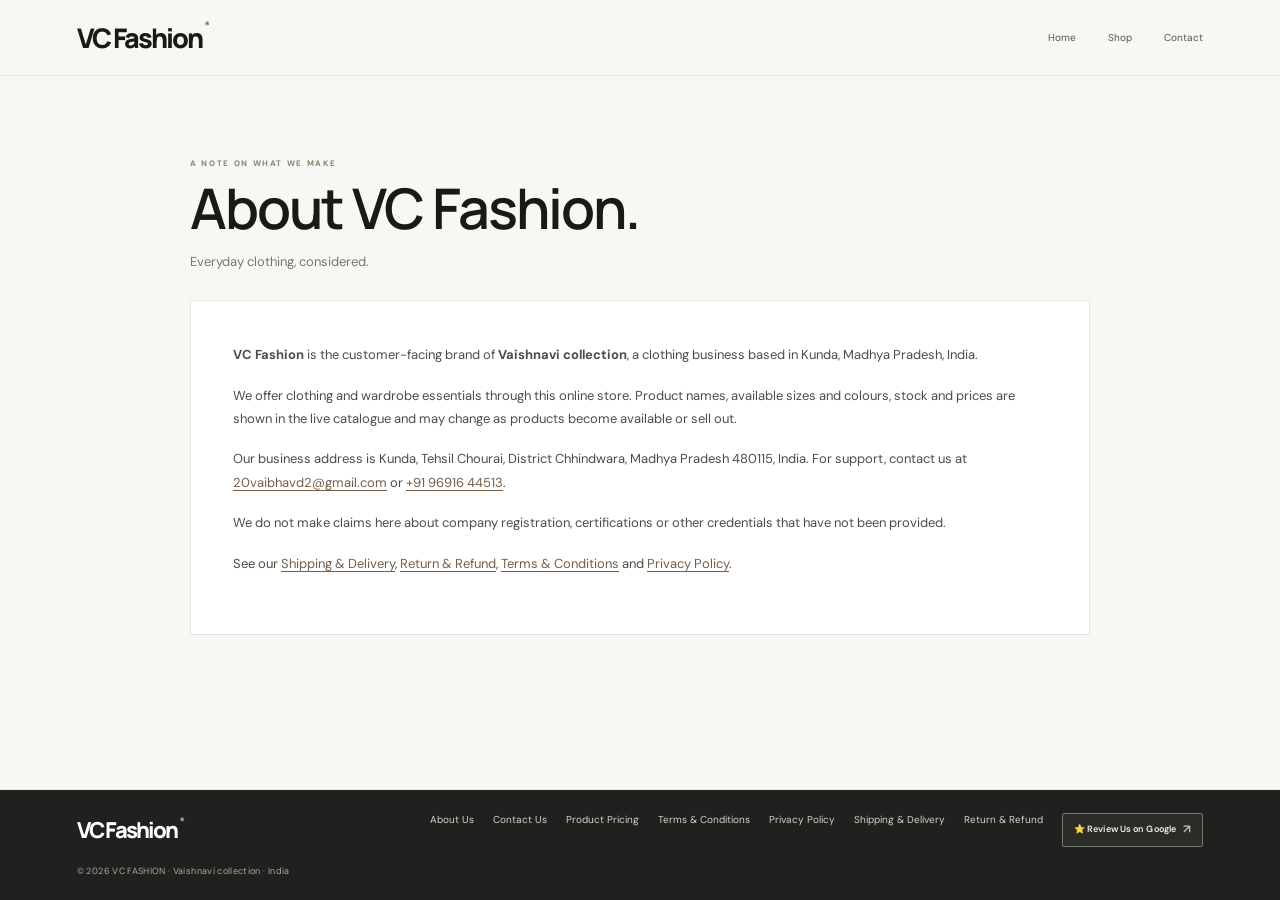
<file: about.html>
<!doctype html>
<html lang="en">
<head>
  <meta charset="utf-8"><meta name="viewport" content="width=device-width, initial-scale=1">
  <meta name="description" content="Learn about VC Fashion and Vaishnavi collection."><meta name="theme-color" content="#f8f7f4">
  <meta name="mobile-web-app-capable" content="yes"><meta name="apple-mobile-web-app-capable" content="yes">
  <link rel="manifest" href="manifest.webmanifest"><link rel="icon" href="favicon.svg" type="image/svg+xml"><link rel="apple-touch-icon" href="icons/apple-touch-icon.png">
  <title>About Us — VC Fashion</title>
  <link rel="preconnect" href="https://fonts.googleapis.com"><link rel="preconnect" href="https://fonts.gstatic.com" crossorigin><link href="https://fonts.googleapis.com/css2?family=DM+Sans:wght@400;500;600;700&family=Manrope:wght@400;500;600;700;800&display=swap" rel="stylesheet">
  <link rel="stylesheet" href="style.css"><link rel="stylesheet" href="policy.css"><script src="pwa.js" defer></script>
</head>
<body class="policy-page">
  <a class="sr-only" href="#main">Skip to content</a>
  <header class="policy-header"><a class="wordmark" href="index.html" aria-label="VC Fashion home">VC Fashion<span>®</span></a><nav class="policy-nav" aria-label="Main navigation"><a href="index.html">Home</a><a href="shop.html">Shop</a><a href="contact.html">Contact</a></nav></header>
  <main class="policy-main" id="main" aria-labelledby="page-title"><div class="policy-heading"><p class="eyebrow">A NOTE ON WHAT WE MAKE</p><h1 id="page-title">About VC Fashion.</h1><p>Everyday clothing, considered.</p></div>
    <article class="policy-card policy-content"><p><strong>VC Fashion</strong> is the customer-facing brand of <strong>Vaishnavi collection</strong>, a clothing business based in Kunda, Madhya Pradesh, India.</p><p>We offer clothing and wardrobe essentials through this online store. Product names, available sizes and colours, stock and prices are shown in the live catalogue and may change as products become available or sell out.</p><p>Our business address is Kunda, Tehsil Chourai, District Chhindwara, Madhya Pradesh 480115, India. For support, contact us at <a href="mailto:20vaibhavd2@gmail.com">20vaibhavd2@gmail.com</a> or <a href="tel:+919691644513">+91 96916 44513</a>.</p><p>We do not make claims here about company registration, certifications or other credentials that have not been provided.</p><p>See our <a href="shipping.html">Shipping &amp; Delivery</a>, <a href="returns.html">Return &amp; Refund</a>, <a href="terms.html">Terms &amp; Conditions</a> and <a href="privacy.html">Privacy Policy</a>.</p></article>
  </main>
  <footer class="policy-footer"><div class="policy-footer-inner"><a class="wordmark" href="index.html">VC Fashion<span>®</span></a><nav class="policy-footer-links" aria-label="Policies and business information"><a href="about.html">About Us</a><a href="contact.html">Contact Us</a><a href="pricing.html">Product Pricing</a><a href="terms.html">Terms &amp; Conditions</a><a href="privacy.html">Privacy Policy</a><a href="shipping.html">Shipping &amp; Delivery</a><a href="returns.html">Return &amp; Refund</a><a class="google-review-link" href="https://g.page/r/CaxNEvim2F4cEBI/review" target="_blank" rel="noopener noreferrer">⭐ Review Us on Google <span aria-hidden="true">↗</span></a></nav><small>© 2026 VC FASHION · Vaishnavi collection · India</small></div></footer>
</body>
</html>
</file>
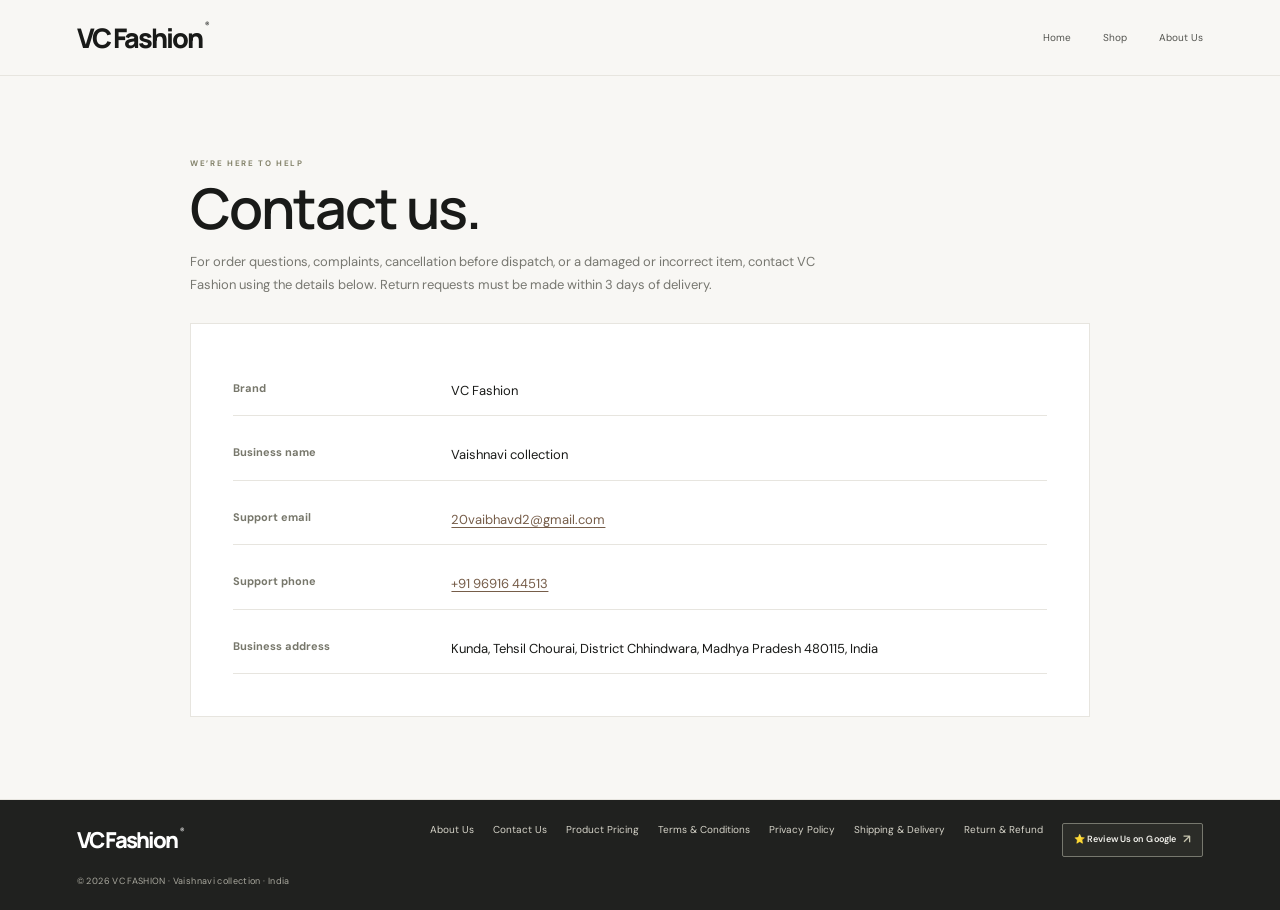
<file: contact.html>
<!doctype html>
<html lang="en">
<head>
  <meta charset="utf-8"><meta name="viewport" content="width=device-width, initial-scale=1">
  <meta name="description" content="Contact VC Fashion customer support."><meta name="theme-color" content="#f8f7f4">
  <meta name="mobile-web-app-capable" content="yes"><meta name="apple-mobile-web-app-capable" content="yes">
  <link rel="manifest" href="manifest.webmanifest"><link rel="icon" href="favicon.svg" type="image/svg+xml"><link rel="apple-touch-icon" href="icons/apple-touch-icon.png">
  <title>Contact Us — VC Fashion</title>
  <link rel="preconnect" href="https://fonts.googleapis.com"><link rel="preconnect" href="https://fonts.gstatic.com" crossorigin><link href="https://fonts.googleapis.com/css2?family=DM+Sans:wght@400;500;600;700&family=Manrope:wght@400;500;600;700;800&display=swap" rel="stylesheet">
  <link rel="stylesheet" href="style.css"><link rel="stylesheet" href="policy.css"><script src="pwa.js" defer></script>
</head>
<body class="policy-page">
  <a class="sr-only" href="#main">Skip to content</a>
  <header class="policy-header"><a class="wordmark" href="index.html" aria-label="VC Fashion home">VC Fashion<span>®</span></a><nav class="policy-nav" aria-label="Main navigation"><a href="index.html">Home</a><a href="shop.html">Shop</a><a href="about.html">About Us</a></nav></header>
  <main class="policy-main" id="main" aria-labelledby="page-title"><div class="policy-heading"><p class="eyebrow">WE’RE HERE TO HELP</p><h1 id="page-title">Contact us.</h1><p>For order questions, complaints, cancellation before dispatch, or a damaged or incorrect item, contact VC Fashion using the details below. Return requests must be made within 3 days of delivery.</p></div>
    <section class="policy-card policy-content" aria-label="VC Fashion business and support details"><dl class="contact-list"><div><dt>Brand</dt><dd>VC Fashion</dd></div><div><dt>Business name</dt><dd>Vaishnavi collection</dd></div><div><dt>Support email</dt><dd><a href="mailto:20vaibhavd2@gmail.com">20vaibhavd2@gmail.com</a></dd></div><div><dt>Support phone</dt><dd><a href="tel:+919691644513">+91 96916 44513</a></dd></div><div><dt>Business address</dt><dd>Kunda, Tehsil Chourai, District Chhindwara, Madhya Pradesh 480115, India</dd></div></dl></section>
  </main>
  <footer class="policy-footer"><div class="policy-footer-inner"><a class="wordmark" href="index.html">VC Fashion<span>®</span></a><nav class="policy-footer-links" aria-label="Policies and business information"><a href="about.html">About Us</a><a href="contact.html">Contact Us</a><a href="pricing.html">Product Pricing</a><a href="terms.html">Terms &amp; Conditions</a><a href="privacy.html">Privacy Policy</a><a href="shipping.html">Shipping &amp; Delivery</a><a href="returns.html">Return &amp; Refund</a><a class="google-review-link" href="https://g.page/r/CaxNEvim2F4cEBI/review" target="_blank" rel="noopener noreferrer">⭐ Review Us on Google <span aria-hidden="true">↗</span></a></nav><small>© 2026 VC FASHION · Vaishnavi collection · India</small></div></footer>
</body>
</html>
</file>
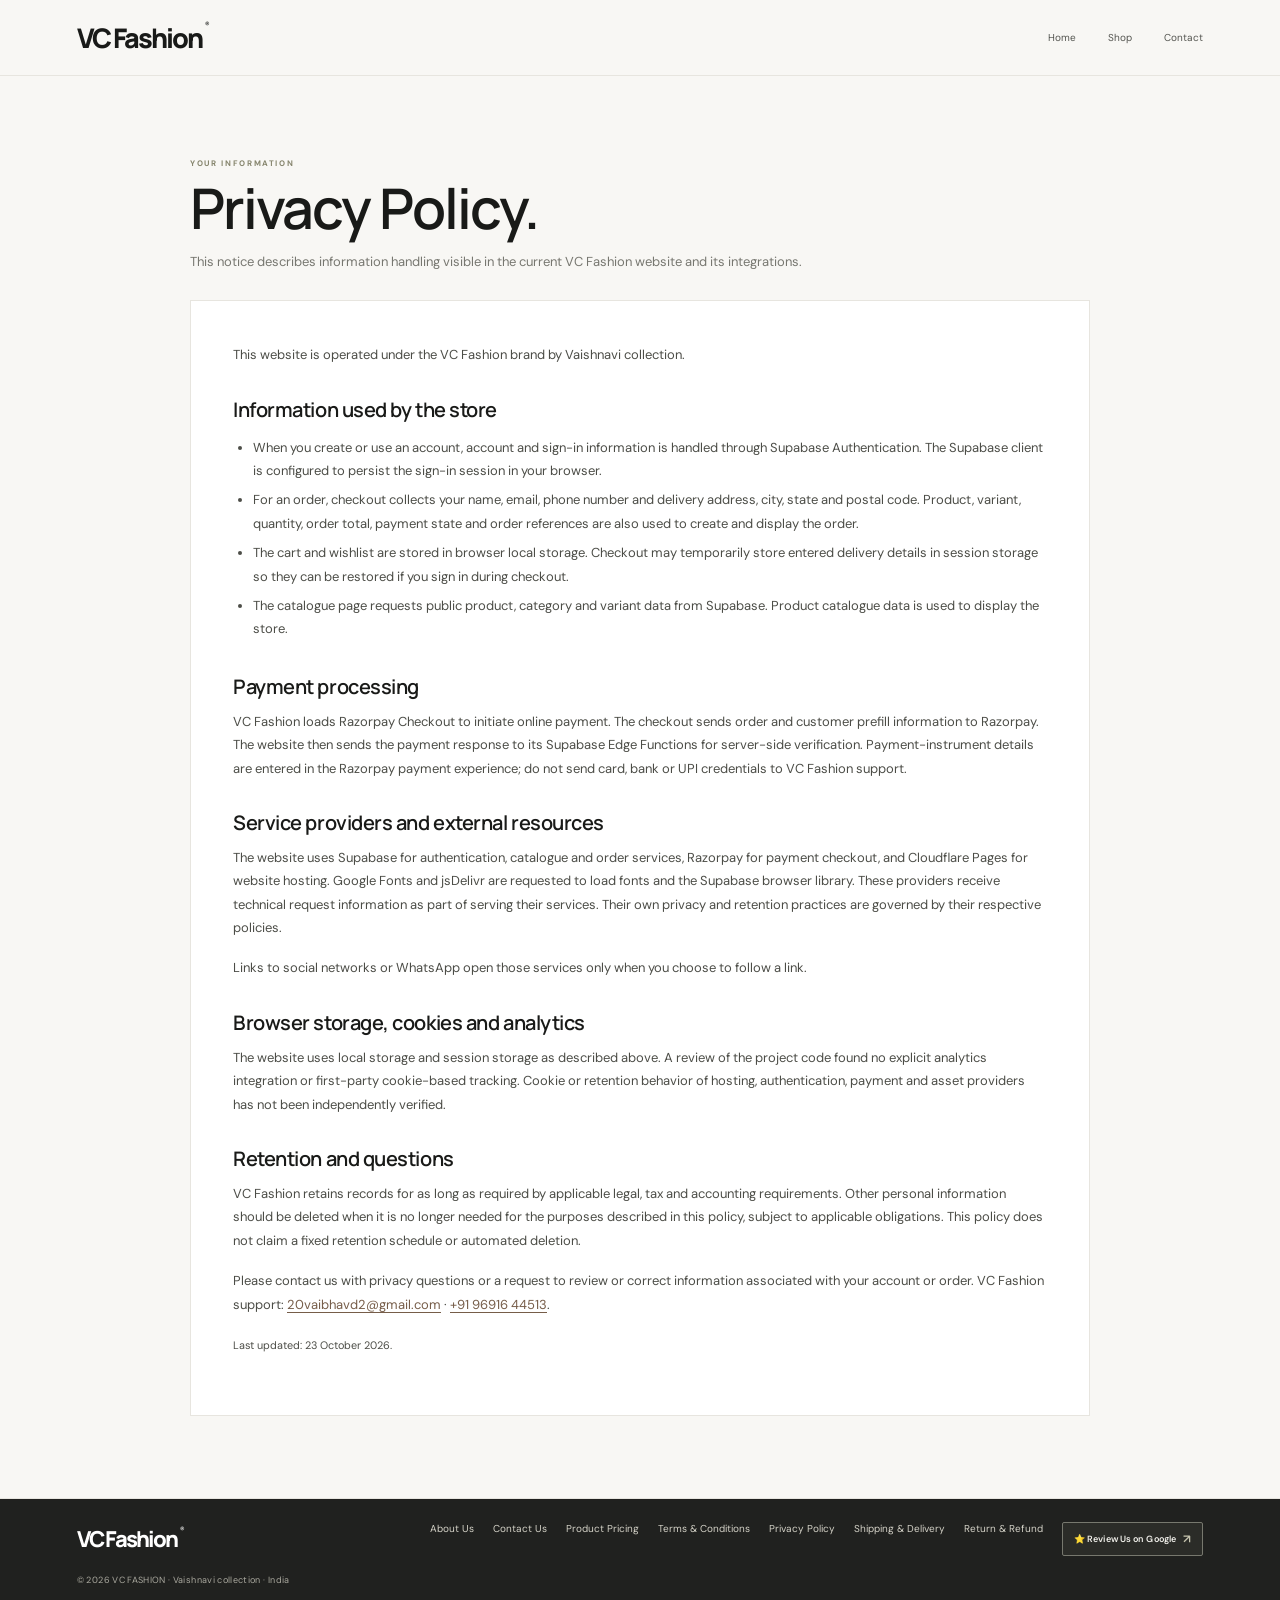
<file: privacy.html>
<!doctype html>
<html lang="en">
<head>
  <meta charset="utf-8"><meta name="viewport" content="width=device-width, initial-scale=1">
  <meta name="description" content="How VC Fashion handles information used to operate the online store."><meta name="theme-color" content="#f8f7f4">
  <meta name="mobile-web-app-capable" content="yes"><meta name="apple-mobile-web-app-capable" content="yes">
  <link rel="manifest" href="manifest.webmanifest"><link rel="icon" href="favicon.svg" type="image/svg+xml"><link rel="apple-touch-icon" href="icons/apple-touch-icon.png">
  <title>Privacy Policy — VC Fashion</title>
  <link rel="preconnect" href="https://fonts.googleapis.com"><link rel="preconnect" href="https://fonts.gstatic.com" crossorigin><link href="https://fonts.googleapis.com/css2?family=DM+Sans:wght@400;500;600;700&family=Manrope:wght@400;500;600;700;800&display=swap" rel="stylesheet">
  <link rel="stylesheet" href="style.css"><link rel="stylesheet" href="policy.css"><script src="pwa.js" defer></script>
</head>
<body class="policy-page">
  <a class="sr-only" href="#main">Skip to content</a>
  <header class="policy-header"><a class="wordmark" href="index.html" aria-label="VC Fashion home">VC Fashion<span>®</span></a><nav class="policy-nav" aria-label="Main navigation"><a href="index.html">Home</a><a href="shop.html">Shop</a><a href="contact.html">Contact</a></nav></header>
  <main class="policy-main" id="main" aria-labelledby="page-title"><div class="policy-heading"><p class="eyebrow">YOUR INFORMATION</p><h1 id="page-title">Privacy Policy.</h1><p>This notice describes information handling visible in the current VC Fashion website and its integrations.</p></div>
    <article class="policy-card policy-content"><p>This website is operated under the VC Fashion brand by Vaishnavi collection.</p><h2>Information used by the store</h2><ul><li>When you create or use an account, account and sign-in information is handled through Supabase Authentication. The Supabase client is configured to persist the sign-in session in your browser.</li><li>For an order, checkout collects your name, email, phone number and delivery address, city, state and postal code. Product, variant, quantity, order total, payment state and order references are also used to create and display the order.</li><li>The cart and wishlist are stored in browser local storage. Checkout may temporarily store entered delivery details in session storage so they can be restored if you sign in during checkout.</li><li>The catalogue page requests public product, category and variant data from Supabase. Product catalogue data is used to display the store.</li></ul><h2>Payment processing</h2><p>VC Fashion loads Razorpay Checkout to initiate online payment. The checkout sends order and customer prefill information to Razorpay. The website then sends the payment response to its Supabase Edge Functions for server-side verification. Payment-instrument details are entered in the Razorpay payment experience; do not send card, bank or UPI credentials to VC Fashion support.</p><h2>Service providers and external resources</h2><p>The website uses Supabase for authentication, catalogue and order services, Razorpay for payment checkout, and Cloudflare Pages for website hosting. Google Fonts and jsDelivr are requested to load fonts and the Supabase browser library. These providers receive technical request information as part of serving their services. Their own privacy and retention practices are governed by their respective policies.</p><p>Links to social networks or WhatsApp open those services only when you choose to follow a link.</p><h2>Browser storage, cookies and analytics</h2><p>The website uses local storage and session storage as described above. A review of the project code found no explicit analytics integration or first-party cookie-based tracking. Cookie or retention behavior of hosting, authentication, payment and asset providers has not been independently verified.</p><h2>Retention and questions</h2><p>VC Fashion retains records for as long as required by applicable legal, tax and accounting requirements. Other personal information should be deleted when it is no longer needed for the purposes described in this policy, subject to applicable obligations. This policy does not claim a fixed retention schedule or automated deletion.</p><p>Please contact us with privacy questions or a request to review or correct information associated with your account or order. VC Fashion support: <a href="mailto:20vaibhavd2@gmail.com">20vaibhavd2@gmail.com</a> · <a href="tel:+919691644513">+91 96916 44513</a>.</p><p><small>Last updated: <time datetime="2026-10-23">23 October 2026</time>.</small></p></article>
  </main>
  <footer class="policy-footer"><div class="policy-footer-inner"><a class="wordmark" href="index.html">VC Fashion<span>®</span></a><nav class="policy-footer-links" aria-label="Policies and business information"><a href="about.html">About Us</a><a href="contact.html">Contact Us</a><a href="pricing.html">Product Pricing</a><a href="terms.html">Terms &amp; Conditions</a><a href="privacy.html">Privacy Policy</a><a href="shipping.html">Shipping &amp; Delivery</a><a href="returns.html">Return &amp; Refund</a><a class="google-review-link" href="https://g.page/r/CaxNEvim2F4cEBI/review" target="_blank" rel="noopener noreferrer">⭐ Review Us on Google <span aria-hidden="true">↗</span></a></nav><small>© 2026 VC FASHION · Vaishnavi collection · India</small></div></footer>
</body>
</html>
</file>
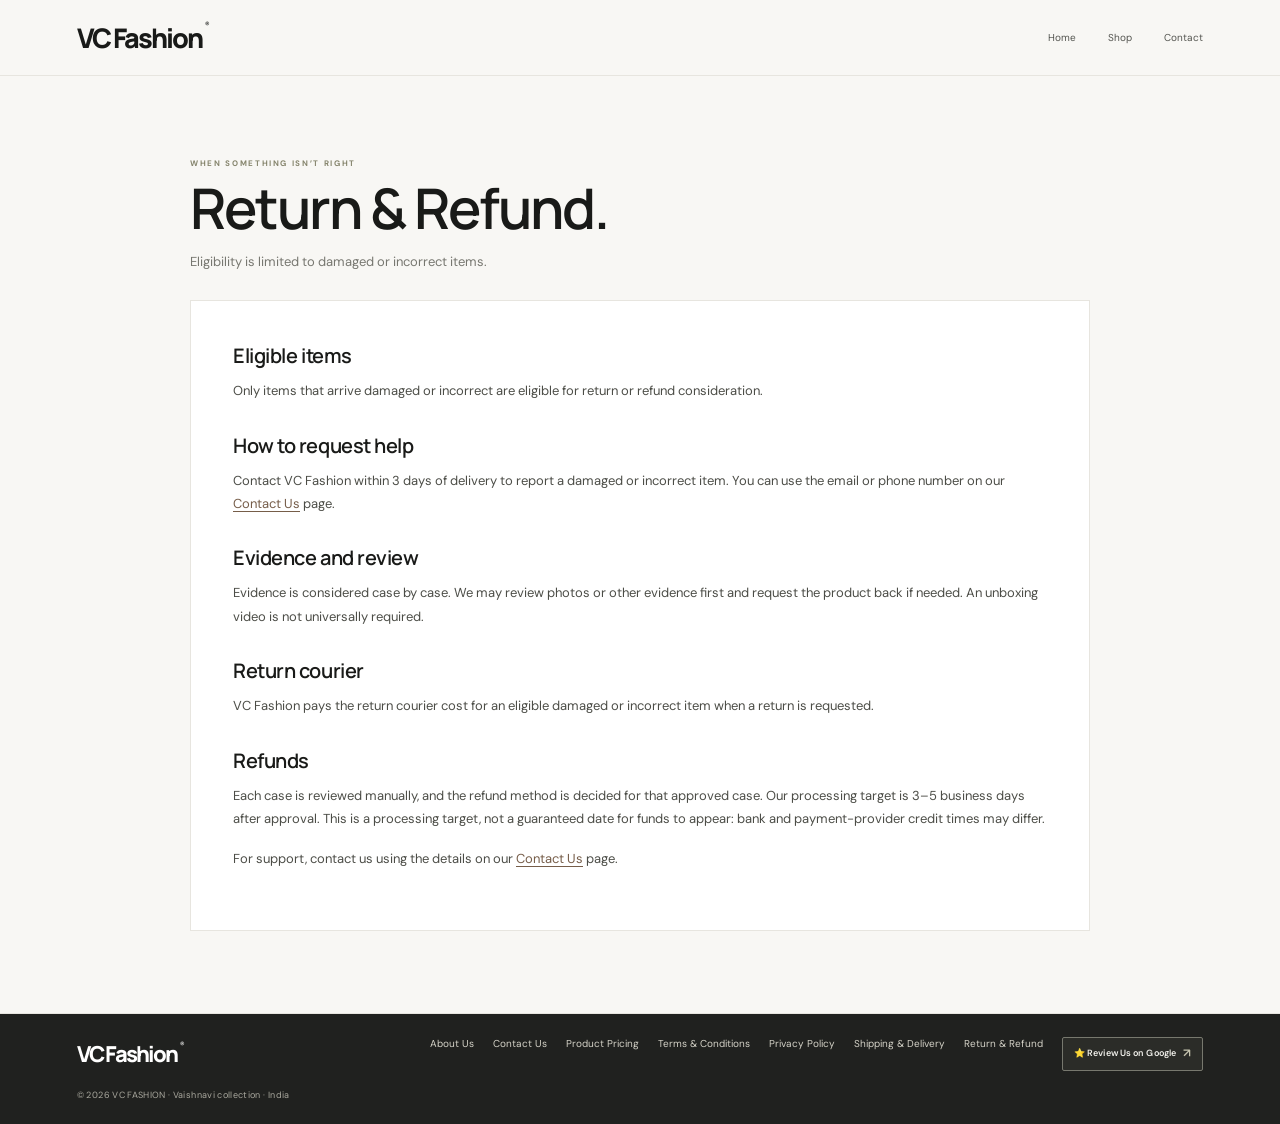
<file: returns.html>
<!doctype html>
<html lang="en">
<head>
  <meta charset="utf-8"><meta name="viewport" content="width=device-width, initial-scale=1">
  <meta name="description" content="VC Fashion return and refund eligibility for damaged or incorrect items."><meta name="theme-color" content="#f8f7f4">
  <meta name="mobile-web-app-capable" content="yes"><meta name="apple-mobile-web-app-capable" content="yes">
  <link rel="manifest" href="manifest.webmanifest"><link rel="icon" href="favicon.svg" type="image/svg+xml"><link rel="apple-touch-icon" href="icons/apple-touch-icon.png">
  <title>Return &amp; Refund Policy — VC Fashion</title>
  <link rel="preconnect" href="https://fonts.googleapis.com"><link rel="preconnect" href="https://fonts.gstatic.com" crossorigin><link href="https://fonts.googleapis.com/css2?family=DM+Sans:wght@400;500;600;700&family=Manrope:wght@400;500;600;700;800&display=swap" rel="stylesheet">
  <link rel="stylesheet" href="style.css"><link rel="stylesheet" href="policy.css"><script src="pwa.js" defer></script>
</head>
<body class="policy-page">
  <a class="sr-only" href="#main">Skip to content</a>
  <header class="policy-header"><a class="wordmark" href="index.html" aria-label="VC Fashion home">VC Fashion<span>®</span></a><nav class="policy-nav" aria-label="Main navigation"><a href="index.html">Home</a><a href="shop.html">Shop</a><a href="contact.html">Contact</a></nav></header>
  <main class="policy-main" id="main" aria-labelledby="page-title"><div class="policy-heading"><p class="eyebrow">WHEN SOMETHING ISN’T RIGHT</p><h1 id="page-title">Return &amp; Refund.</h1><p>Eligibility is limited to damaged or incorrect items.</p></div>
    <article class="policy-card policy-content"><h2>Eligible items</h2><p>Only items that arrive damaged or incorrect are eligible for return or refund consideration.</p><h2>How to request help</h2><p>Contact VC Fashion within 3 days of delivery to report a damaged or incorrect item. You can use the email or phone number on our <a href="contact.html">Contact Us</a> page.</p><h2>Evidence and review</h2><p>Evidence is considered case by case. We may review photos or other evidence first and request the product back if needed. An unboxing video is not universally required.</p><h2>Return courier</h2><p>VC Fashion pays the return courier cost for an eligible damaged or incorrect item when a return is requested.</p><h2>Refunds</h2><p>Each case is reviewed manually, and the refund method is decided for that approved case. Our processing target is 3–5 business days after approval. This is a processing target, not a guaranteed date for funds to appear: bank and payment-provider credit times may differ.</p><p>For support, contact us using the details on our <a href="contact.html">Contact Us</a> page.</p></article>
  </main>
  <footer class="policy-footer"><div class="policy-footer-inner"><a class="wordmark" href="index.html">VC Fashion<span>®</span></a><nav class="policy-footer-links" aria-label="Policies and business information"><a href="about.html">About Us</a><a href="contact.html">Contact Us</a><a href="pricing.html">Product Pricing</a><a href="terms.html">Terms &amp; Conditions</a><a href="privacy.html">Privacy Policy</a><a href="shipping.html">Shipping &amp; Delivery</a><a href="returns.html">Return &amp; Refund</a><a class="google-review-link" href="https://g.page/r/CaxNEvim2F4cEBI/review" target="_blank" rel="noopener noreferrer">⭐ Review Us on Google <span aria-hidden="true">↗</span></a></nav><small>© 2026 VC FASHION · Vaishnavi collection · India</small></div></footer>
</body>
</html>
</file>
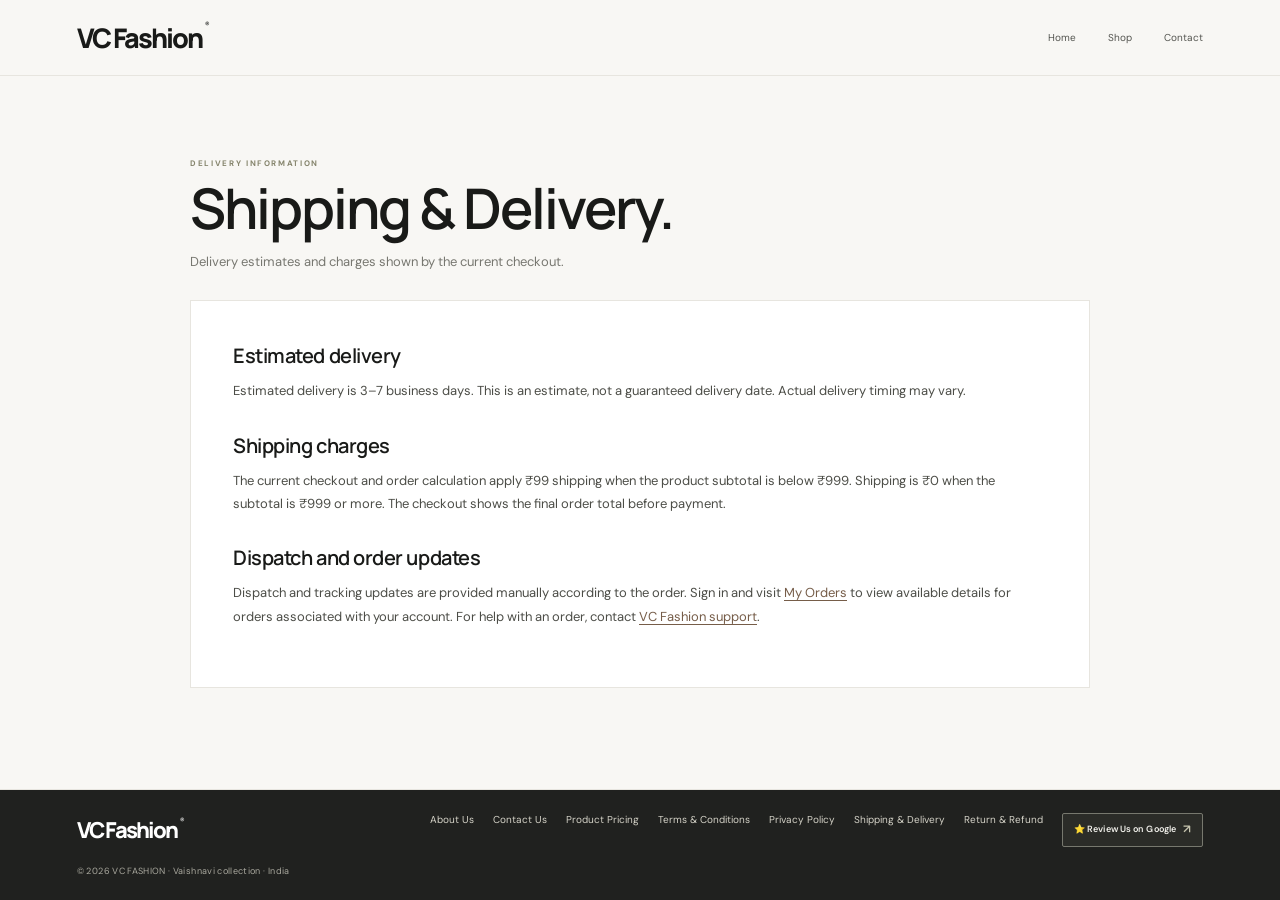
<file: shipping.html>
<!doctype html>
<html lang="en">
<head>
  <meta charset="utf-8"><meta name="viewport" content="width=device-width, initial-scale=1">
  <meta name="description" content="VC Fashion shipping charges and estimated delivery information."><meta name="theme-color" content="#f8f7f4">
  <meta name="mobile-web-app-capable" content="yes"><meta name="apple-mobile-web-app-capable" content="yes">
  <link rel="manifest" href="manifest.webmanifest"><link rel="icon" href="favicon.svg" type="image/svg+xml"><link rel="apple-touch-icon" href="icons/apple-touch-icon.png">
  <title>Shipping &amp; Delivery — VC Fashion</title>
  <link rel="preconnect" href="https://fonts.googleapis.com"><link rel="preconnect" href="https://fonts.gstatic.com" crossorigin><link href="https://fonts.googleapis.com/css2?family=DM+Sans:wght@400;500;600;700&family=Manrope:wght@400;500;600;700;800&display=swap" rel="stylesheet">
  <link rel="stylesheet" href="style.css"><link rel="stylesheet" href="policy.css"><script src="pwa.js" defer></script>
</head>
<body class="policy-page">
  <a class="sr-only" href="#main">Skip to content</a>
  <header class="policy-header"><a class="wordmark" href="index.html" aria-label="VC Fashion home">VC Fashion<span>®</span></a><nav class="policy-nav" aria-label="Main navigation"><a href="index.html">Home</a><a href="shop.html">Shop</a><a href="contact.html">Contact</a></nav></header>
  <main class="policy-main" id="main" aria-labelledby="page-title"><div class="policy-heading"><p class="eyebrow">DELIVERY INFORMATION</p><h1 id="page-title">Shipping &amp; Delivery.</h1><p>Delivery estimates and charges shown by the current checkout.</p></div>
    <article class="policy-card policy-content"><h2>Estimated delivery</h2><p>Estimated delivery is 3–7 business days. This is an estimate, not a guaranteed delivery date. Actual delivery timing may vary.</p><h2>Shipping charges</h2><p>The current checkout and order calculation apply ₹99 shipping when the product subtotal is below ₹999. Shipping is ₹0 when the subtotal is ₹999 or more. The checkout shows the final order total before payment.</p><h2>Dispatch and order updates</h2><p>Dispatch and tracking updates are provided manually according to the order. Sign in and visit <a href="orders.html">My Orders</a> to view available details for orders associated with your account. For help with an order, contact <a href="contact.html">VC Fashion support</a>.</p></article>
  </main>
  <footer class="policy-footer"><div class="policy-footer-inner"><a class="wordmark" href="index.html">VC Fashion<span>®</span></a><nav class="policy-footer-links" aria-label="Policies and business information"><a href="about.html">About Us</a><a href="contact.html">Contact Us</a><a href="pricing.html">Product Pricing</a><a href="terms.html">Terms &amp; Conditions</a><a href="privacy.html">Privacy Policy</a><a href="shipping.html">Shipping &amp; Delivery</a><a href="returns.html">Return &amp; Refund</a><a class="google-review-link" href="https://g.page/r/CaxNEvim2F4cEBI/review" target="_blank" rel="noopener noreferrer">⭐ Review Us on Google <span aria-hidden="true">↗</span></a></nav><small>© 2026 VC FASHION · Vaishnavi collection · India</small></div></footer>
</body>
</html>
</file>
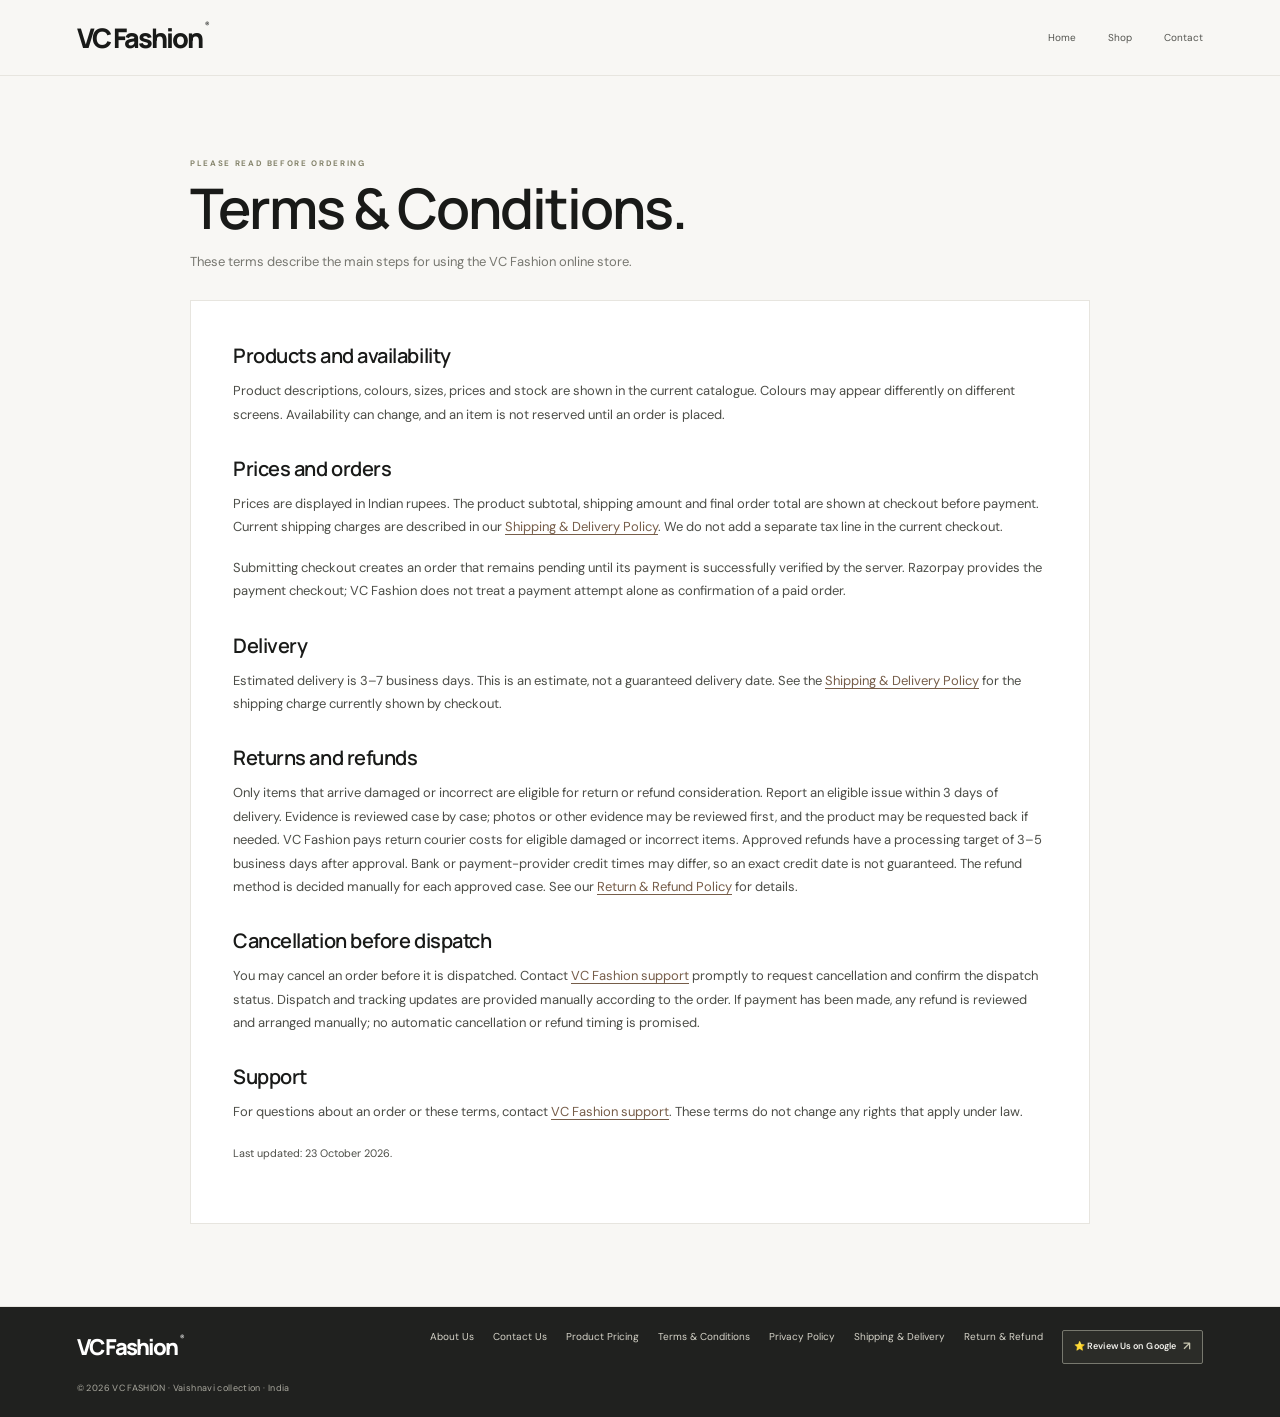
<file: terms.html>
<!doctype html>
<html lang="en">
<head>
  <meta charset="utf-8"><meta name="viewport" content="width=device-width, initial-scale=1">
  <meta name="description" content="Terms and conditions for shopping with VC Fashion."><meta name="theme-color" content="#f8f7f4">
  <meta name="mobile-web-app-capable" content="yes"><meta name="apple-mobile-web-app-capable" content="yes">
  <link rel="manifest" href="manifest.webmanifest"><link rel="icon" href="favicon.svg" type="image/svg+xml"><link rel="apple-touch-icon" href="icons/apple-touch-icon.png">
  <title>Terms &amp; Conditions — VC Fashion</title>
  <link rel="preconnect" href="https://fonts.googleapis.com"><link rel="preconnect" href="https://fonts.gstatic.com" crossorigin><link href="https://fonts.googleapis.com/css2?family=DM+Sans:wght@400;500;600;700&family=Manrope:wght@400;500;600;700;800&display=swap" rel="stylesheet">
  <link rel="stylesheet" href="style.css"><link rel="stylesheet" href="policy.css"><script src="pwa.js" defer></script>
</head>
<body class="policy-page">
  <a class="sr-only" href="#main">Skip to content</a>
  <header class="policy-header"><a class="wordmark" href="index.html" aria-label="VC Fashion home">VC Fashion<span>®</span></a><nav class="policy-nav" aria-label="Main navigation"><a href="index.html">Home</a><a href="shop.html">Shop</a><a href="contact.html">Contact</a></nav></header>
  <main class="policy-main" id="main" aria-labelledby="page-title"><div class="policy-heading"><p class="eyebrow">PLEASE READ BEFORE ORDERING</p><h1 id="page-title">Terms &amp; Conditions.</h1><p>These terms describe the main steps for using the VC Fashion online store.</p></div>
    <article class="policy-card policy-content"><h2>Products and availability</h2><p>Product descriptions, colours, sizes, prices and stock are shown in the current catalogue. Colours may appear differently on different screens. Availability can change, and an item is not reserved until an order is placed.</p><h2>Prices and orders</h2><p>Prices are displayed in Indian rupees. The product subtotal, shipping amount and final order total are shown at checkout before payment. Current shipping charges are described in our <a href="shipping.html">Shipping &amp; Delivery Policy</a>. We do not add a separate tax line in the current checkout.</p><p>Submitting checkout creates an order that remains pending until its payment is successfully verified by the server. Razorpay provides the payment checkout; VC Fashion does not treat a payment attempt alone as confirmation of a paid order.</p><h2>Delivery</h2><p>Estimated delivery is 3–7 business days. This is an estimate, not a guaranteed delivery date. See the <a href="shipping.html">Shipping &amp; Delivery Policy</a> for the shipping charge currently shown by checkout.</p><h2>Returns and refunds</h2><p>Only items that arrive damaged or incorrect are eligible for return or refund consideration. Report an eligible issue within 3 days of delivery. Evidence is reviewed case by case; photos or other evidence may be reviewed first, and the product may be requested back if needed. VC Fashion pays return courier costs for eligible damaged or incorrect items. Approved refunds have a processing target of 3–5 business days after approval. Bank or payment-provider credit times may differ, so an exact credit date is not guaranteed. The refund method is decided manually for each approved case. See our <a href="returns.html">Return &amp; Refund Policy</a> for details.</p><h2>Cancellation before dispatch</h2><p>You may cancel an order before it is dispatched. Contact <a href="contact.html">VC Fashion support</a> promptly to request cancellation and confirm the dispatch status. Dispatch and tracking updates are provided manually according to the order. If payment has been made, any refund is reviewed and arranged manually; no automatic cancellation or refund timing is promised.</p><h2>Support</h2><p>For questions about an order or these terms, contact <a href="contact.html">VC Fashion support</a>. These terms do not change any rights that apply under law.</p><p><small>Last updated: <time datetime="2026-10-23">23 October 2026</time>.</small></p></article>
  </main>
  <footer class="policy-footer"><div class="policy-footer-inner"><a class="wordmark" href="index.html">VC Fashion<span>®</span></a><nav class="policy-footer-links" aria-label="Policies and business information"><a href="about.html">About Us</a><a href="contact.html">Contact Us</a><a href="pricing.html">Product Pricing</a><a href="terms.html">Terms &amp; Conditions</a><a href="privacy.html">Privacy Policy</a><a href="shipping.html">Shipping &amp; Delivery</a><a href="returns.html">Return &amp; Refund</a><a class="google-review-link" href="https://g.page/r/CaxNEvim2F4cEBI/review" target="_blank" rel="noopener noreferrer">⭐ Review Us on Google <span aria-hidden="true">↗</span></a></nav><small>© 2026 VC FASHION · Vaishnavi collection · India</small></div></footer>
</body>
</html>
</file>
<file: style.css>
:root{--paper:#f8f7f4;--white:#fff;--ink:#191a18;--muted:#777770;--line:#e7e5df;--accent:#a4a37a;--serif:Georgia,'Times New Roman',serif;--sans:'DM Sans',Arial,sans-serif;--display:Manrope,'DM Sans',sans-serif}*{box-sizing:border-box}html{scroll-behavior:smooth;scroll-padding-top:85px}body{margin:0;background:var(--paper);color:var(--ink);font-family:var(--sans);-webkit-font-smoothing:antialiased}body.drawer-open{overflow:hidden}a{color:inherit;text-decoration:none}button,input{font:inherit}button,a{-webkit-tap-highlight-color:transparent}button{color:inherit}.sr-only{position:absolute;width:1px;height:1px;padding:0;margin:-1px;overflow:hidden;clip:rect(0,0,0,0);white-space:nowrap;border:0}.announcement{height:31px;background:#20211f;color:#f5f4ef;display:flex;align-items:center;justify-content:center;gap:13px;font-size:8px;letter-spacing:1px;font-weight:600}.announcement-separator{color:#b9b896}.announcement a{color:#d7d4bb;border-bottom:1px solid #777664;margin-left:10px;padding-bottom:2px;font-size:8px}.announcement a span{margin-left:5px}.header{height:78px;padding:0 clamp(22px,5vw,80px);background:var(--paper);display:grid;grid-template-columns:1fr 2fr 1fr;align-items:center;position:sticky;top:0;z-index:20;border-bottom:1px solid rgba(25,26,24,.06)}.wordmark{font:800 27px var(--display);letter-spacing:-2px}.wordmark span{font:500 9px var(--sans);letter-spacing:0;vertical-align:top;margin-left:3px}.main-nav{display:flex;align-items:center;justify-content:center;gap:clamp(17px,3vw,43px)}.main-nav a{font-size:10px;color:#545550;position:relative;padding:10px 0}.main-nav a:after{content:'';position:absolute;bottom:2px;left:0;width:0;height:1px;background:var(--ink);transition:width .22s}.main-nav a:hover:after{width:100%}.header-actions{display:flex;justify-content:flex-end;align-items:center;gap:19px}.search-form{position:relative;display:flex;align-items:center}.search-form input{width:130px;border:0;border-bottom:1px solid #cfcec6;background:transparent;padding:8px 22px 8px 0;outline:0;font-size:10px;transition:width .25s}.search-form input:focus{width:170px;border-color:var(--ink)}.search-form input::-webkit-search-cancel-button{-webkit-appearance:none}.search-button{position:absolute;right:0}.icon-button{border:0;background:transparent;cursor:pointer;padding:4px;display:inline-grid;place-items:center}.icon-button svg{width:18px;height:18px;fill:none;stroke:currentColor;stroke-width:1.45;stroke-linecap:round;stroke-linejoin:round}.cart-trigger{position:relative}.cart-trigger svg{width:19px;height:19px}.cart-count{position:absolute;right:-8px;top:-7px;display:grid;place-items:center;min-width:15px;height:15px;padding:0 3px;border-radius:50%;background:#777959;color:white;font-size:8px}.menu-toggle{display:none}.hero{height:min(660px,calc(100svh - 109px));min-height:510px;position:relative;background:#777;overflow:hidden;color:#fff}.hero-image,.promo-banner>img{position:absolute;inset:0;width:100%;height:100%;object-fit:cover;object-position:center 42%}.hero-image{object-position:center 38%;animation:hero-in 1.1s ease both}.hero-overlay{position:absolute;inset:0;background:linear-gradient(90deg,rgba(19,21,20,.56) 0%,rgba(21,22,21,.31) 41%,rgba(21,22,21,.02) 78%),linear-gradient(0deg,rgba(15,16,16,.22),transparent 32%)}.hero-content{position:absolute;left:clamp(30px,10.3vw,158px);top:50%;transform:translateY(-46%);max-width:500px;animation:rise-in .65s .12s both}.hero-kicker,.eyebrow{font-size:8px;font-weight:700;letter-spacing:1.65px}.hero-kicker{color:#e4e0d1;margin:0 0 24px}.hero-kicker span{display:inline-block;width:6px;height:6px;background:#c1bd9c;border-radius:50%;margin:0 8px 1px 0}.hero h1{font:600 clamp(50px,7vw,88px)/.99 var(--display);letter-spacing:-5px;margin:0 0 20px}.hero h1 em,.section-heading h2 em,.promo-content h2 em{font-family:var(--serif);font-weight:400;letter-spacing:-3px}.hero-subtitle{font-size:12px;color:rgba(255,255,255,.86);margin:0 0 27px;letter-spacing:.05px}.hero-buttons{display:flex;gap:9px}.button{min-width:145px;min-height:43px;display:inline-flex;align-items:center;justify-content:space-between;gap:23px;padding:0 16px;font-size:9px;text-transform:uppercase;letter-spacing:.65px;font-weight:700;transition:background .2s,color .2s,transform .2s}.button:hover{transform:translateY(-2px)}.button-light{background:var(--paper);color:#1d1e1b}.button-light:hover{background:#e2e0d5}.button-outline{border:1px solid rgba(255,255,255,.75);color:#fff}.button-outline:hover{background:rgba(255,255,255,.14)}.button span{font-size:14px}.hero-side-note{position:absolute;right:clamp(21px,4vw,60px);bottom:31px;font-size:7px;letter-spacing:1.4px;color:rgba(255,255,255,.8)}.hero-side-note span{padding:0 8px;color:#d4d0b7}.hero-scroll{position:absolute;bottom:22px;left:50%;transform:translateX(-50%);width:31px;height:31px;border:1px solid rgba(255,255,255,.56);border-radius:50%;display:grid;place-items:center;font-size:14px;color:#fff}.intro-band{padding:22px 7vw;display:flex;align-items:center;justify-content:center;gap:18px;border-bottom:1px solid var(--line)}.intro-star{color:#999776;font-size:17px}.intro-band p{font:16px var(--display);margin:0;letter-spacing:-.35px}.intro-band p em{font-family:var(--serif);color:#73745d}.intro-band>a{margin-left:31px;font-size:9px;color:#68695c;border-bottom:1px solid #bcbba9;padding-bottom:4px}.intro-band>a span{padding-left:8px}.section-wrap{padding-left:clamp(24px,7vw,105px);padding-right:clamp(24px,7vw,105px)}.categories{padding-top:86px;padding-bottom:77px}.section-heading{display:flex;align-items:flex-end;justify-content:space-between;margin-bottom:27px}.eyebrow{margin:0 0 12px;color:#85846c}.section-heading h2{font:600 clamp(29px,3.2vw,40px)/1.12 var(--display);letter-spacing:-1.7px;margin:0}.section-heading h2 em{color:#76765f}.heading-index{font-size:8px;color:#898981;letter-spacing:1px;padding-bottom:5px}.category-grid{display:grid;grid-template-columns:1.1fr 1fr 1fr;gap:12px}.category-card{position:relative;min-height:320px;height:clamp(320px,35vw,440px);overflow:hidden;background:#d8d5ce;color:white}.category-card:after{content:'';position:absolute;inset:35% 0 0;background:linear-gradient(0deg,rgba(19,20,19,.6),transparent)}.category-card img,.product-image img{position:absolute;inset:0;width:100%;height:100%;object-fit:cover;transition:transform .65s cubic-bezier(.2,.7,.2,1)}.category-card:hover img{transform:scale(1.04)}.category-large img{object-position:48% center}.category-number{position:absolute;z-index:1;right:17px;top:17px;font-size:8px;letter-spacing:1px;color:rgba(255,255,255,.85)}.category-copy{position:absolute;z-index:2;left:22px;bottom:22px;display:flex;flex-direction:column;align-items:flex-start}.category-copy>span:first-child{font-size:7px;letter-spacing:1.2px;color:rgba(255,255,255,.8)}.category-copy strong{font:500 26px var(--display);letter-spacing:-1px;margin:5px 0 13px}.category-cta{font-size:8px;letter-spacing:.5px;border-bottom:1px solid rgba(255,255,255,.5);padding-bottom:5px}.category-cta b{font-size:12px;padding-left:12px;font-weight:400}.product-section{padding-top:54px;padding-bottom:84px}.product-section .section-heading{margin-bottom:23px}.heading-period{color:#a2a184}.text-link{font-size:9px;border-bottom:1px solid #b9b8ae;padding-bottom:6px;margin-bottom:4px}.text-link span{margin-left:11px}.product-grid{display:grid;grid-template-columns:repeat(4,minmax(0,1fr));gap:13px}.product-card{min-width:0;position:relative}.product-image{position:relative;overflow:hidden;background:#e9e7e2;aspect-ratio: .76}.product-image img{object-position:center 38%}.product-card:hover .product-image img{transform:scale(1.035)}.product-badge{position:absolute;left:10px;top:10px;z-index:1;background:rgba(248,247,244,.94);padding:6px 8px;font-size:7px;letter-spacing:.6px;text-transform:uppercase}.wishlist-button{position:absolute;z-index:2;right:8px;top:8px;width:29px;height:29px;display:grid;place-items:center;border:0;border-radius:50%;background:rgba(248,247,244,.88);font-size:17px;cursor:pointer;transition:background .2s,color .2s}.wishlist-button:hover,.wishlist-button.is-saved{background:#252622;color:#fff}.quick-add{position:absolute;z-index:2;left:9px;right:9px;bottom:9px;width:calc(100% - 18px);height:35px;border:0;background:rgba(248,247,244,.96);font-size:8px;text-transform:uppercase;letter-spacing:.7px;cursor:pointer;opacity:0;transform:translateY(5px);transition:opacity .22s,transform .22s,background .2s}.product-card:hover .quick-add,.quick-add:focus-visible{opacity:1;transform:translateY(0)}.quick-add:hover{background:#292a27;color:white}.product-info{padding:11px 2px 0}.product-topline{display:flex;align-items:center;justify-content:space-between;gap:6px}.product-name{font-size:10px;font-weight:500;white-space:nowrap;overflow:hidden;text-overflow:ellipsis}.product-rating{font-size:8px;color:#77775f;white-space:nowrap}.product-rating span{color:#9c9b78}.product-meta{display:flex;align-items:center;justify-content:space-between;margin-top:7px}.product-price{font-size:10px;font-weight:600}.old-price{font-size:9px;color:#99978f;text-decoration:line-through;margin-left:6px;font-weight:400}.product-swatches{display:flex;gap:4px}.swatch{width:9px;height:9px;border:1px solid rgba(0,0,0,.12);border-radius:50%}.search-empty{grid-column:1/-1;padding:48px 15px;text-align:center;background:#f0efeb;color:#73746b;font-size:12px}.search-empty strong{display:block;font:500 21px var(--display);color:var(--ink);margin-bottom:8px}.promo-banner{height:420px;position:relative;overflow:hidden;background:#726f65;color:#fff}.promo-banner>img{object-position:center 44%}.promo-shade{position:absolute;inset:0;background:linear-gradient(90deg,rgba(17,18,17,.63),rgba(23,23,21,.22) 59%,rgba(23,23,21,.03))}.promo-content{position:absolute;left:clamp(30px,11vw,165px);top:50%;transform:translateY(-50%);max-width:360px}.promo-content .eyebrow{color:#d5d2bc}.promo-content h2{font:600 49px/1.04 var(--display);letter-spacing:-2.4px;margin:17px 0 12px}.promo-content h2 em{color:#e0ddc7}.promo-content>p:not(.eyebrow){font-size:10px;color:rgba(255,255,255,.83);margin-bottom:22px}.promo-content .button{min-width:155px}.promo-mark{position:absolute;right:6vw;bottom:27px;font-size:7px;line-height:1.7;letter-spacing:1.6px;color:rgba(255,255,255,.8);text-align:right}.best-section{padding-top:78px;padding-bottom:84px}.testimonial-section{padding:66px 24px 61px;text-align:center;background:#eeede7}.testimonial-section .eyebrow{margin-bottom:17px}.quote-stars{font-size:11px;letter-spacing:3px;color:#92916e}.testimonial-section blockquote{max-width:690px;margin:17px auto 16px;font:400 clamp(22px,3vw,33px)/1.45 var(--serif);letter-spacing:-.5px}.testimonial-section blockquote em{color:#797a63}.quote-credit{font-size:7px;letter-spacing:1.3px;color:#77776e}.quote-credit span{padding:0 6px}.quote-controls{display:flex;justify-content:center;gap:6px;margin-top:24px}.quote-controls span{width:5px;height:5px;background:#c6c4b8;border-radius:50%}.quote-controls span.active{background:#73745e;width:18px;border-radius:3px}.footer{background:#222320;color:#f2f1ec;padding:48px clamp(24px,7vw,105px) 20px}.footer-top{display:flex;justify-content:space-between;gap:50px;padding-bottom:43px}.footer-brand-col>p{font-size:9px;line-height:1.8;color:#aaa99f;margin:15px 0}.footer-wordmark{font-size:25px}.social-links{display:flex;gap:7px}.social-links a{width:24px;height:24px;border:1px solid #5a5a52;border-radius:50%;display:grid;place-items:center;font-size:8px;color:#d1d0c7}.footer-links{display:grid;grid-template-columns:repeat(3,minmax(100px,1fr));gap:clamp(30px,7vw,100px);margin-right:3vw}.footer-links div{display:flex;flex-direction:column;gap:12px}.footer-links h3{font-size:7px;letter-spacing:1.15px;margin:4px 0 5px;color:#c5c3ae}.footer-links a{font-size:9px;color:#aaa99f;transition:color .2s}.footer-links a:hover{color:#fff}.footer-bottom{border-top:1px solid #484943;padding-top:16px;display:flex;align-items:center;justify-content:space-between;font-size:7px;letter-spacing:.9px;color:#8e8f86}.footer-bottom b{color:#aeae90;margin-left:5px;font-size:10px}.drawer-backdrop{position:fixed;z-index:49;inset:0;background:rgba(20,21,19,.38);opacity:0;transition:opacity .25s}.drawer-backdrop.is-visible{opacity:1}.cart-drawer{position:fixed;z-index:50;inset:0 0 0 auto;width:min(440px,100vw);background:var(--paper);display:flex;flex-direction:column;padding:28px 25px 22px;transform:translateX(105%);transition:transform .32s cubic-bezier(.2,.7,.2,1);box-shadow:-10px 0 40px rgba(0,0,0,.09)}.cart-drawer.is-open{transform:translateX(0)}.drawer-header{display:flex;justify-content:space-between;align-items:center;padding-bottom:18px;border-bottom:1px solid var(--line)}.drawer-header .eyebrow{margin-bottom:8px}.drawer-header h2{font:600 23px var(--display);letter-spacing:-.7px;margin:0}.drawer-header h2 span{font:400 11px var(--sans);color:#88887f}.drawer-close{font-size:27px;font-weight:300}.cart-items{overflow:auto;flex:1}.cart-item{display:grid;grid-template-columns:75px 1fr auto;gap:13px;padding:15px 0;border-bottom:1px solid var(--line)}.cart-item img{width:75px;height:92px;object-fit:cover;background:#e6e4dd}.cart-item-name{font-size:10px;font-weight:600;margin:3px 0 6px}.cart-item-meta{font-size:8px;color:#85857b}.cart-item-price{font-size:10px;font-weight:600;margin-top:9px}.quantity-control{display:flex;align-items:center;gap:10px;margin-top:9px}.quantity-control button,.remove-item{border:0;background:transparent;cursor:pointer;color:#5f6058}.quantity-control button{font-size:14px;padding:0 3px}.quantity-control span{font-size:9px}.remove-item{font-size:8px;text-decoration:underline;align-self:start;margin-top:5px}.cart-empty{margin:auto;text-align:center;color:#7c7c71}.cart-empty>span{font-size:30px;color:#a1a084}.cart-empty p{font:17px var(--serif)}.cart-empty a{font-size:9px;border-bottom:1px solid #aaa994;padding-bottom:5px}.cart-summary{padding-top:17px;border-top:1px solid var(--line)}.cart-summary>div{display:flex;justify-content:space-between;font-size:11px}.cart-summary>p{font-size:8px;color:#87877e}.checkout-button{width:100%;display:flex;justify-content:space-between;border:0;background:#242522;color:#fff;padding:14px 15px;font-size:9px;cursor:pointer;margin-top:12px}.checkout-button span{color:#d0ceb6}.cart-summary>small{display:block;text-align:center;color:#99988e;font-size:8px;margin-top:9px}.toast{position:fixed;z-index:80;left:50%;bottom:25px;transform:translate(-50%,15px);opacity:0;pointer-events:none;background:#242522;color:white;padding:12px 17px;font-size:9px;transition:opacity .22s,transform .22s}.toast.is-visible{opacity:1;transform:translate(-50%,0)}
@keyframes rise-in{from{opacity:0;translate:0 12px}to{opacity:1;translate:0 0}}@keyframes hero-in{from{transform:scale(1.025);filter:brightness(.88)}to{transform:scale(1);filter:brightness(1)}}
@media(min-width:1300px){.hero{max-height:690px}.product-grid{gap:17px}}
@media(max-width:900px){.header{grid-template-columns:1fr auto 1fr;padding:0 25px;height:70px}.wordmark{font-size:24px}.main-nav{gap:18px}.main-nav a{font-size:9px}.search-form input{width:95px}.search-form input:focus{width:125px}.header-actions{gap:14px}.hero{min-height:490px}.hero h1{font-size:68px}.category-card{min-height:290px}.category-copy{left:16px;bottom:17px}.category-copy strong{font-size:22px}.product-grid{grid-template-columns:repeat(4,minmax(0,1fr));gap:10px}.footer-top{gap:30px}.footer-links{gap:35px}}
@media(max-width:680px){html{scroll-padding-top:67px}.announcement{height:29px;gap:7px;font-size:6px;letter-spacing:.7px}.announcement a{margin-left:2px;font-size:6px}.header{height:64px;grid-template-columns:40px 1fr 1fr;padding:0 18px}.menu-toggle{display:flex;flex-direction:column;gap:5px;justify-self:start}.menu-toggle span{width:18px;height:1px;background:#252622;transition:transform .2s}.menu-toggle[aria-expanded=true] span:first-child{transform:translateY(3px) rotate(45deg)}.menu-toggle[aria-expanded=true] span:last-child{transform:translateY(-3px) rotate(-45deg)}.wordmark{justify-self:center;font-size:23px}.main-nav{position:absolute;display:none;top:64px;left:0;right:0;background:var(--paper);padding:9px 22px 18px;border-bottom:1px solid var(--line);box-shadow:0 8px 12px rgba(0,0,0,.04);align-items:stretch;gap:0}.main-nav.is-open{display:flex;flex-direction:column}.main-nav a{font-size:11px;padding:13px 0;border-bottom:1px solid var(--line)}.main-nav a:after{display:none}.header-actions{gap:12px}.search-form input{position:absolute;right:24px;top:50%;transform:translateY(-50%);width:0;padding:8px 0;border:0;background:var(--paper);opacity:0;pointer-events:none;transition:width .2s,opacity .2s,padding .2s}.search-button{z-index:1}.hero{height:calc(82svh - 93px);min-height:480px;max-height:640px}.hero-image{object-position:58% center}.hero-overlay{background:linear-gradient(90deg,rgba(18,20,19,.55),rgba(20,21,20,.12)),linear-gradient(0deg,rgba(12,12,12,.27),transparent 38%)}.hero-content{left:25px;right:18px;top:53%;transform:translateY(-50%)}.hero-kicker{font-size:7px;margin-bottom:19px}.hero h1{font-size:clamp(49px,12vw,68px);letter-spacing:-3.8px}.hero-subtitle{font-size:10px;max-width:260px;line-height:1.7}.button{min-width:132px;min-height:41px;font-size:8px;padding:0 12px}.hero-side-note{right:16px;bottom:18px;font-size:6px}.hero-scroll{display:none}.intro-band{padding:18px 21px;gap:9px;justify-content:flex-start;flex-wrap:wrap}.intro-star{font-size:13px}.intro-band p{font-size:12px}.intro-band>a{margin-left:22px;font-size:8px}.section-wrap{padding-left:19px;padding-right:19px}.categories{padding-top:57px;padding-bottom:47px}.section-heading{margin-bottom:19px}.section-heading h2{font-size:30px}.eyebrow{font-size:7px;margin-bottom:9px}.heading-index{font-size:6px}.category-grid{grid-template-columns:1fr 1fr;gap:8px}.category-card{height:270px;min-height:230px}.category-card:first-child{grid-column:span 2;height:340px}.category-copy strong{font-size:21px}.category-number{font-size:7px;right:11px;top:11px}.category-copy{left:14px;bottom:14px}.product-section{padding-top:40px;padding-bottom:54px}.product-section .section-heading{margin-bottom:16px}.text-link{font-size:8px}.product-grid{grid-template-columns:repeat(2,minmax(0,1fr));gap:22px 9px}.product-image{aspect-ratio:.74}.product-badge{left:7px;top:7px;font-size:6px;padding:5px 6px}.wishlist-button{right:6px;top:6px;width:27px;height:27px}.quick-add{opacity:1;transform:none;left:6px;right:6px;bottom:6px;width:calc(100% - 12px);height:31px;font-size:7px}.product-info{padding-top:8px}.product-name{font-size:9px}.product-rating{font-size:7px}.product-price{font-size:9px}.product-swatches{gap:3px}.swatch{width:8px;height:8px}.promo-banner{height:375px}.promo-banner>img{object-position:57% center}.promo-shade{background:linear-gradient(90deg,rgba(17,18,17,.61),rgba(23,23,21,.2) 90%)}.promo-content{left:24px;right:20px}.promo-content h2{font-size:42px}.promo-mark{font-size:6px;right:18px;bottom:18px}.best-section{padding-top:52px;padding-bottom:57px}.testimonial-section{padding:48px 23px}.testimonial-section blockquote{font-size:23px}.footer{padding:38px 22px 17px}.footer-top{flex-direction:column;gap:35px;padding-bottom:28px}.footer-links{margin:0;gap:15px;grid-template-columns:repeat(3,minmax(0,1fr))}.footer-links div{gap:10px}.footer-links a{font-size:8px}.footer-links h3{font-size:6px}.footer-bottom{gap:12px;flex-wrap:wrap;font-size:6px}.footer-bottom span:nth-child(2){order:3;width:100%}.cart-drawer{padding:22px 18px 17px}}
@media(max-width:360px){.announcement{font-size:5px}.announcement a{display:none}.header{padding:0 12px}.header-actions{gap:8px}.hero-buttons{gap:6px}.button{min-width:120px}.category-card{height:230px}.category-card:first-child{height:300px}.product-grid{gap:19px 7px}.product-name{font-size:8px}.product-rating{font-size:6px}.footer-links{gap:9px}}
@media(prefers-reduced-motion:reduce){*,*::before,*::after{scroll-behavior:auto!important;animation-duration:.01ms!important;animation-iteration-count:1!important;transition-duration:.01ms!important}}
.mobile-bottom-nav{display:none}
/* PWA install affordance in the footer (managed by pwa.js). */
.footer-install-button{background:none;border:0;padding:0;margin:0;text-align:left;font:inherit;font-size:9px;color:#aaa99f;cursor:pointer;transition:color .2s}
.footer-install-button:hover{color:#fff}
.install-instructions{display:flex;flex-direction:column;gap:6px;font-size:8px;line-height:1.7;color:#8e8f86}
.install-instructions[hidden],.install-app-float[hidden]{display:none}
.install-instructions strong{color:#c5c3ae;font-weight:600;letter-spacing:.3px}
.install-instructions ul{margin:0;padding-left:13px;display:flex;flex-direction:column;gap:4px}
@media(max-width:680px){.footer-install-button{font-size:8px}.install-instructions{font-size:7px}}
@media(max-width:680px){body:has(.mobile-bottom-nav){padding-bottom:calc(64px + env(safe-area-inset-bottom))}.mobile-bottom-nav{position:fixed;z-index:30;right:0;bottom:0;left:0;display:grid;grid-template-columns:repeat(4,minmax(0,1fr));min-height:64px;padding:6px 8px calc(6px + env(safe-area-inset-bottom));border-top:1px solid var(--line);background:rgba(248,247,244,.97);backdrop-filter:blur(12px)}.mobile-bottom-nav a,.mobile-bottom-nav button{min-width:0;min-height:48px;display:flex;flex-direction:column;align-items:center;justify-content:center;gap:4px;border:0;background:transparent;color:#66675f;font:500 9px var(--sans);cursor:pointer}.mobile-bottom-nav a:focus-visible,.mobile-bottom-nav button:focus-visible{outline:2px solid var(--accent);outline-offset:-2px;border-radius:5px}.mobile-bottom-nav svg{width:19px;height:19px;fill:none;stroke:currentColor;stroke-width:1.5;stroke-linecap:round;stroke-linejoin:round}.mobile-cart-icon{position:relative;display:grid}.mobile-cart-count{position:absolute;right:-8px;top:-6px;display:grid;place-items:center;min-width:15px;height:15px;padding:0 3px;border-radius:50%;background:#777959;color:#fff;font:700 8px var(--sans)}}
@media(max-width:680px){.product-grid .product-image{aspect-ratio:.74}.product-grid .product-badge{font-size:7px;padding:5px 7px}.product-grid .wishlist-button{width:40px;height:40px;right:6px;top:6px;font-size:19px}.product-grid .quick-add{height:40px;min-height:40px;left:6px;right:6px;bottom:6px;width:calc(100% - 12px);font-size:8px}.product-grid .product-info{padding-top:8px}.product-grid .product-name{font-size:10px;line-height:1.35}.product-grid .product-rating{font-size:8px}.product-grid .product-price{font-size:10px}.product-grid .old-price{font-size:9px}.product-grid .wishlist-button,.product-grid .quick-add{touch-action:manipulation}}
:where(a,button,input,select,summary):focus-visible{outline:2px solid var(--ink);outline-offset:3px}
@media(max-width:680px){
  .cart-drawer{inset:0 0 0 auto;width:min(440px,100vw);max-width:100vw;height:100%;height:100dvh;padding:calc(16px + env(safe-area-inset-top)) 16px calc(14px + env(safe-area-inset-bottom));overflow:hidden}
  .drawer-header{flex:none;padding-bottom:14px}
  .drawer-header h2{font-size:21px}
  .drawer-close{width:44px;height:44px;min-width:44px;min-height:44px;font-size:27px}
  .cart-items{flex:1 1 auto;min-height:0;overflow-x:hidden;overflow-y:auto;overscroll-behavior:contain;padding-right:2px}
  .cart-item{grid-template-columns:64px minmax(0,1fr) 48px;align-items:start;gap:8px;padding:12px 0}
  .cart-item img{width:64px;height:82px;object-fit:cover}
  .cart-item>div{min-width:0}
  .cart-item-name{font-size:12px;line-height:1.4;margin:1px 0 5px;overflow-wrap:anywhere}
  .cart-item-meta{display:block;font-size:10px;line-height:1.45;overflow-wrap:anywhere}
  .cart-item-price{font-size:12px;margin:6px 0 0}
  .quantity-control{gap:8px;margin-top:6px}
  .quantity-control button{width:40px;height:40px;padding:0;border:1px solid var(--line);background:#fff;font-size:18px;display:grid;place-items:center;touch-action:manipulation}
  .quantity-control span{min-width:18px;text-align:center;font-size:12px}
  .remove-item{width:48px;min-height:44px;margin:0;padding:8px 2px;align-self:start;text-align:center;font-size:10px;line-height:1.25;white-space:normal;touch-action:manipulation}
  .cart-summary{flex:none;padding-top:12px;padding-bottom:2px}
  .cart-summary>div{font-size:13px}
  .cart-summary>p{font-size:10px;line-height:1.45;margin:7px 0}
  .checkout-button{min-height:50px;margin-top:9px;padding:0 15px;align-items:center;font-size:11px;touch-action:manipulation}
  .cart-summary>small{font-size:9px;line-height:1.4;margin-top:7px}
}
@media(max-width:680px){
  .hero{height:clamp(470px,78svh,600px);min-height:470px;max-height:600px}
  .hero-content{left:20px;right:20px;max-width:none;top:52%}
  .hero-kicker{font-size:8px;line-height:1.5;letter-spacing:1.2px;margin-bottom:16px}
  .hero h1{font-size:clamp(43px,12vw,58px);line-height:1;letter-spacing:-3.2px;margin-bottom:15px}
  .hero-subtitle{max-width:300px;font-size:12px;line-height:1.6;margin-bottom:20px}
  .hero-buttons{gap:8px;max-width:360px}
  .hero-buttons .button{flex:1;min-width:0;min-height:46px;padding:0 11px;gap:8px;font-size:9px;letter-spacing:.45px}
  .hero-side-note{font-size:7px;letter-spacing:1px;right:14px;bottom:14px}
  .intro-band{padding:18px 19px;gap:9px}
  .intro-band p{font-size:13px;line-height:1.5}
  .intro-band>a{min-height:36px;display:inline-flex;align-items:center;margin-left:20px;font-size:9px}
  .categories{padding-top:48px;padding-bottom:42px}
  .categories .section-heading{align-items:flex-start}
  .categories .heading-index{display:none}
  .section-heading h2{font-size:clamp(25px,7vw,30px);line-height:1.15;letter-spacing:-1.2px}
  .category-grid{gap:9px}
  .category-card{height:clamp(220px,62vw,270px);min-height:220px}
  .category-card:first-child{height:clamp(285px,84vw,340px);min-height:285px}
  .category-copy{left:13px;right:10px;bottom:13px}
  .category-copy>span:first-child{font-size:8px;line-height:1.4;letter-spacing:.85px}
  .category-copy strong{font-size:clamp(19px,5.8vw,23px);line-height:1.15;margin:5px 0 10px}
  .category-cta{min-height:34px;display:inline-flex;align-items:center;font-size:9px}
  .category-card:focus-visible{outline:3px solid var(--accent);outline-offset:3px}
  .product-section{padding-top:42px;padding-bottom:48px}
  .best-section{padding-top:44px;padding-bottom:48px}
  .promo-banner{height:clamp(340px,92vw,390px)}
  .promo-banner>img{object-position:58% center}
  .promo-content{left:20px;right:20px;max-width:330px}
  .promo-content h2{font-size:clamp(36px,10vw,42px);line-height:1.05;letter-spacing:-1.8px;margin:14px 0 10px}
  .promo-content>p:not(.eyebrow){font-size:12px;line-height:1.6;max-width:260px}
  .promo-content .button{min-height:46px}
  .promo-mark{right:14px;bottom:14px;font-size:6px;letter-spacing:1px}
  .testimonial-section{padding:42px 20px}
  .testimonial-section blockquote{font-size:clamp(21px,6vw,25px);line-height:1.4}
  .quote-credit{font-size:8px;line-height:1.5}
  .footer{padding:36px 19px 17px}
}
@media(max-width:380px){
  .hero-buttons .button{padding:0 8px;font-size:8px}
  .intro-band>a{margin-left:12px}
  .category-copy{left:10px;right:8px}
  .category-copy>span:first-child{font-size:7px}
  .category-copy strong{font-size:19px}
  .category-cta{font-size:8px}
}
.product-image-link{position:absolute;inset:0;display:block;z-index:0}
[data-add-cart]:disabled{opacity:.55;cursor:not-allowed}
[hidden]{display:none!important}

/* Homepage editorial refinements; scoped to avoid changing shop and product pages. */
.home-page .announcement{height:32px;letter-spacing:1.15px}
.home-page .header{grid-template-columns:minmax(130px,1fr) auto minmax(170px,1fr)}
.home-page .main-nav{gap:clamp(15px,2.4vw,34px)}
.home-page .main-nav a{font-size:10px}
.home-page .hero{height:min(720px,calc(100svh - 110px));min-height:570px;background:#dedbd3}
.home-page .hero-image{object-position:center 43%;animation:none}
.home-page .hero-overlay{background:linear-gradient(90deg,rgba(19,20,18,.48),rgba(20,21,20,.2) 46%,rgba(21,22,21,.02) 82%),linear-gradient(0deg,rgba(15,16,16,.22),transparent 38%)}
.home-page .hero-content{left:clamp(34px,9vw,140px);max-width:560px}
.home-page .hero-kicker{font-size:9px;letter-spacing:1.8px}
.home-page .hero h1{font-size:clamp(58px,7vw,92px);line-height:.98;letter-spacing:-5.5px}
.home-page .hero-subtitle{font-size:14px;line-height:1.6;max-width:390px}
.home-page .hero-buttons .button{min-height:48px;min-width:158px;font-size:9px}
.home-page .categories{padding-top:92px;padding-bottom:74px}
.home-page .category-grid{grid-template-columns:repeat(3,minmax(0,1fr));gap:12px}
.home-page .category-card,.home-page .category-card:first-child{height:auto;min-height:0;aspect-ratio: .73}
.home-page .category-large{grid-column:auto}
.home-page .category-card img{object-position:center;transition:transform .55s ease}
.home-page .category-card:hover img{transform:scale(1.035)}
.home-page .category-copy strong{font-size:clamp(19px,2vw,25px)}
.home-page .product-section{padding-top:46px;padding-bottom:74px}
.home-page .best-section{padding-top:40px}
.home-page .product-section .section-heading{margin-bottom:25px}
.home-page .text-link{min-height:34px;display:inline-flex;align-items:center}
.home-page .home-editorial{justify-content:space-between;gap:32px;padding:66px clamp(28px,11vw,164px);background:#eeede7;border:0}
.home-page .home-editorial>div{max-width:520px}
.home-page .home-editorial .eyebrow{margin-bottom:11px}
.home-page .home-editorial h2{font:500 clamp(32px,4vw,50px)/1.1 var(--display);letter-spacing:-2px;margin:0}
.home-page .home-editorial>div>p:last-child{font-size:12px;line-height:1.65;color:#73746b;margin:12px 0 0}
.home-page .home-editorial>a{min-height:44px;display:inline-flex;align-items:center;gap:12px;margin:0;border-bottom:1px solid #aaa994;font-size:10px;white-space:nowrap}
.home-page .home-closing{height:440px;background:#d8d5ce}
.home-page .home-closing>img{object-position:center 42%}
.home-page .home-closing .promo-shade{background:linear-gradient(90deg,rgba(17,18,17,.57),rgba(23,23,21,.17) 67%,rgba(23,23,21,.02))}
.home-page .home-closing .promo-content{max-width:470px}
.home-page .home-closing .promo-content h2{font-size:clamp(40px,5vw,58px)}
.home-page .home-closing .promo-content>p:not(.eyebrow){font-size:12px;line-height:1.6}
.home-page .footer-links a,.home-page .footer-brand-col a,.home-page .main-nav a,.home-page .text-link,.home-page .home-editorial>a{min-height:32px}
.home-page a:focus-visible,.home-page button:focus-visible,.home-page input:focus-visible{outline:2px solid #777959;outline-offset:3px}
@media(max-width:900px){
  .home-page .header{grid-template-columns:minmax(100px,1fr) auto minmax(140px,1fr)}
  .home-page .main-nav{gap:14px}
  .home-page .main-nav a{font-size:9px}
  .home-page .category-grid{gap:9px}
}
@media(max-width:680px){
  .home-page .announcement{height:30px;gap:8px;font-size:7px;letter-spacing:.75px}
  .home-page .header{grid-template-columns:40px 1fr 1fr}
  .home-page .hero{height:clamp(500px,83svh,660px);min-height:500px}
  .home-page .hero-image{object-position:57% center}
  .home-page .hero-overlay{background:linear-gradient(90deg,rgba(19,20,18,.53),rgba(20,21,20,.18) 80%),linear-gradient(0deg,rgba(15,16,16,.25),transparent 48%)}
  .home-page .hero-content{left:22px;right:19px;top:55%;max-width:430px}
  .home-page .hero h1{font-size:clamp(48px,12vw,65px);letter-spacing:-3.8px}
  .home-page .hero-subtitle{font-size:13px;line-height:1.55;max-width:300px}
  .home-page .hero-buttons{max-width:370px;gap:8px}
  .home-page .hero-buttons .button{min-width:0;min-height:48px;flex:1;padding:0 12px;font-size:9px}
  .home-page .hero-side-note{font-size:7px;right:14px;bottom:15px}
  .home-page .categories{padding-top:54px;padding-bottom:44px}
  .home-page .category-grid{grid-template-columns:repeat(2,minmax(0,1fr));gap:9px}
  .home-page .category-card,.home-page .category-card:first-child{aspect-ratio:.72}
  .home-page .category-card:first-child{aspect-ratio:1.12}
  .home-page .category-copy{left:12px;right:8px;bottom:12px}
  .home-page .category-copy>span:first-child{font-size:7px;letter-spacing:.75px}
  .home-page .category-copy strong{font-size:clamp(18px,5vw,22px)}
  .home-page .category-cta{font-size:8px}
  .home-page .home-editorial{padding:43px 22px;align-items:flex-start;flex-direction:column;gap:17px}
  .home-page .home-editorial .intro-star{display:none}
  .home-page .home-editorial h2{font-size:34px}
  .home-page .home-editorial>div>p:last-child{font-size:12px;max-width:310px}
  .home-page .home-editorial>a{font-size:10px}
  .home-page .home-closing{height:clamp(340px,94vw,410px)}
  .home-page .home-closing>img{object-position:61% center}
  .home-page .home-closing .promo-content{left:22px;right:18px;max-width:340px}
  .home-page .home-closing .promo-content h2{font-size:clamp(36px,9vw,44px)}
  .home-page .home-closing .promo-content>p:not(.eyebrow){font-size:12px}
}
@media(max-width:380px){
  .home-page .announcement{font-size:6px;gap:6px}
  .home-page .hero-content{left:18px;right:16px}
  .home-page .hero h1{font-size:47px;letter-spacing:-3.3px}
  .home-page .hero-buttons .button{padding:0 9px;font-size:8px;gap:6px}
  .home-page .category-grid{gap:7px}
  .home-page .category-copy{left:9px;right:6px}
  .home-page .category-copy>span:first-child{font-size:6px}
  .home-page .category-copy strong{font-size:18px}
}
@media(prefers-reduced-motion:reduce){
  .home-page .category-card img,.home-page .button{transition:none}
}

/* App-like home presentation on mobile; desktop storefront rules remain in place. */
.home-page .home-greeting{display:none}
.account-trigger{display:none}
.home-page .category-grid{grid-template-columns:repeat(3,minmax(0,1fr))}
.home-page .home-mobile-nav{grid-template-columns:repeat(5,minmax(0,1fr))}
@media(max-width:680px){
  .header-actions .cart-trigger,.search-page-header .cart-trigger{display:none}
  .header-actions .account-trigger{display:inline-grid}
  .search-page-header .account-trigger{display:inline-grid;justify-self:end;width:44px;height:44px}
  .home-page{--accent:#b56549;--line:#ebe8e2;background:#fbfaf8}
  .home-page .announcement{display:none}
  .home-page .header{height:60px;grid-template-columns:34px minmax(0,1fr) auto;padding:0 15px}
  .home-page .menu-toggle{grid-column:1;grid-row:1}
  .home-page .wordmark{display:none}
  .home-page .home-greeting{display:block;grid-column:2;grid-row:1;align-self:center;margin:0;font:600 15px var(--display);letter-spacing:-.35px;color:var(--ink)}
  .home-page .header-actions{grid-column:3;grid-row:1;gap:10px}
  .home-page .cart-trigger{display:none}
  .home-page .account-trigger{display:inline-grid}
  .home-page .main-nav{top:60px}
  .home-page .header-actions .icon-button{width:40px;height:40px}
  .home-page .cart-count{right:1px;top:1px}
  .home-page .hero{height:210px;min-height:210px;max-height:none;margin:14px 15px 25px;border-radius:20px}
  .home-page .hero-image{object-position:60% center}
  .home-page .hero-overlay{background:linear-gradient(90deg,rgba(24,24,22,.77) 0%,rgba(24,24,22,.54) 54%,rgba(24,24,22,.08) 100%)}
  .home-page .hero-content{left:18px;right:15px;top:50%;max-width:275px;transform:translateY(-50%);animation:none}
  .home-page .hero-kicker{font-size:7px;letter-spacing:1.1px;margin:0 0 8px}
  .home-page .hero h1{font-size:clamp(27px,8vw,34px);line-height:1.02;letter-spacing:-1.4px;margin:0 0 7px}
  .home-page .hero h1 em{letter-spacing:-1.4px}
  .home-page .hero-subtitle{font-size:10px;line-height:1.4;margin:0 0 10px;max-width:245px}
  .home-page .hero-buttons{max-width:none;gap:0}
  .home-page .hero-buttons .button{flex:0 0 auto;min-width:126px;min-height:38px;padding:0 12px;font-size:8px}
  .home-page .hero-side-note,.home-page .hero-scroll{display:none}
  .home-page .categories{padding:8px 0 22px}
  .home-page .categories .section-heading,.home-page .product-section .section-heading{align-items:center;margin:0 16px 13px}
  .home-page .categories .eyebrow,.home-page .product-section .eyebrow{font-size:7px;margin-bottom:5px;letter-spacing:1px}
  .home-page .categories .section-heading h2,.home-page .product-section .section-heading h2{font-size:20px;line-height:1.2;letter-spacing:-.65px}
  .home-page .categories .text-link,.home-page .product-section .text-link{min-height:38px;font-size:9px;white-space:nowrap}
  .home-page .category-grid{display:flex;gap:15px;overflow-x:auto;overscroll-behavior-x:contain;scroll-snap-type:x mandatory;padding:0 16px 8px;scrollbar-width:none}
  .home-page .category-grid::-webkit-scrollbar,.home-page .home-filter-chips::-webkit-scrollbar{display:none}
  .home-page .category-card,.home-page .category-card:first-child{display:flex;flex:0 0 76px;flex-direction:column;align-items:center;gap:7px;width:76px;height:auto;min-height:0;aspect-ratio:auto;overflow:visible;scroll-snap-align:start;background:transparent;color:var(--ink)}
  .home-page .category-card:after,.home-page .category-number,.home-page .category-cta,.home-page .category-copy>span:first-child{display:none}
  .home-page .category-card img{position:static;inset:auto;display:block;width:68px;height:68px;aspect-ratio:1;border-radius:50%;object-fit:cover;background:#eeeae4}
  .home-page .category-copy{position:static;display:block;left:auto;right:auto;bottom:auto;z-index:auto;text-align:center}
  .home-page .category-copy strong{display:block;margin:0;font:500 10px/1.25 var(--sans);letter-spacing:0;color:var(--ink);white-space:nowrap}
  .home-page .product-section{padding:20px 0 24px}
  .home-page .product-section .section-heading{margin-bottom:12px}
  .home-page .home-filter-chips{display:flex;gap:8px;overflow-x:auto;overscroll-behavior-x:contain;scrollbar-width:none;padding:0 16px 12px}
  .home-page .home-filter-chips button{flex:0 0 auto;min-height:34px;padding:0 15px;border:1px solid #e4e0d8;border-radius:18px;background:#fff;color:#53524e;font-size:10px;cursor:pointer;touch-action:manipulation}
  .home-page .home-filter-chips button[aria-pressed="true"]{border-color:#b56549;background:#b56549;color:#fff}
  .home-page .product-grid{grid-template-columns:repeat(2,minmax(0,1fr));gap:19px 10px;padding:0 15px}
  .home-page .product-card{min-width:0}
  .home-page .product-image{aspect-ratio:.76;border-radius:15px}
  .home-page .product-image img{border-radius:15px}
  .home-page .product-badge{max-width:calc(100% - 55px);overflow:hidden;text-overflow:ellipsis;white-space:nowrap;border-radius:12px;font-size:7px}
  .home-page .product-grid .wishlist-button{width:40px;height:40px;right:6px;top:6px;border:0;background:#fff;color:var(--ink);font-size:19px}
  .home-page .product-grid .wishlist-button.is-saved{background:#191a18;color:#fff}
  .home-page .product-grid .quick-add{display:flex;align-items:center;justify-content:center;gap:5px;left:6px;right:6px;bottom:6px;width:calc(100% - 12px);height:40px;min-height:40px;border-radius:10px;background:rgba(255,255,255,.96);font-size:8px;opacity:1;transform:none}
  .home-page .product-info{padding:8px 2px 0}
  .home-page .product-topline{align-items:flex-start}
  .home-page .product-name{display:-webkit-box;min-width:0;white-space:normal;overflow:hidden;-webkit-box-orient:vertical;-webkit-line-clamp:2;font-size:11px;line-height:1.35}
  .home-page .product-rating{font-size:8px}
  .home-page .product-meta{flex-wrap:wrap;align-items:flex-start;gap:5px;margin-top:5px}
  .home-page .product-price{font-size:11px;line-height:1.4}
  .home-page .old-price{font-size:9px;margin-left:3px}
  .home-page .product-swatches{gap:4px}
  .home-page .swatch{width:10px;height:10px}
  .home-page .best-section{padding-top:12px;padding-bottom:26px}
  .home-page .home-editorial{margin-top:8px}
  .home-page .home-mobile-nav{min-height:72px;padding:6px 5px calc(6px + env(safe-area-inset-bottom));border-color:#e9e5de;background:rgba(255,255,255,.97)}
  .home-page .home-mobile-nav a,.home-page .home-mobile-nav button{min-height:54px;gap:3px;font-size:8px;color:#65625e}
  .home-page .home-mobile-nav svg{width:19px;height:19px}
  .home-page .home-mobile-nav [aria-current="page"]{color:#b56549;font-weight:700}
  .home-page:has(.home-mobile-nav){padding-bottom:calc(72px + env(safe-area-inset-bottom))}
}
@media(max-width:680px){
  .mobile-bottom-nav{grid-template-columns:repeat(5,minmax(0,1fr))}
  .mobile-bottom-nav [aria-current="page"]{color:var(--accent);font-weight:700}
}
@media(max-width:680px){
  .drawer-backdrop{inset:0 0 calc(64px + env(safe-area-inset-bottom))}
  .cart-drawer{inset:0 0 calc(64px + env(safe-area-inset-bottom)) auto;height:auto;max-height:calc(100dvh - 64px - env(safe-area-inset-bottom));padding-bottom:14px}
  .drawer-header{gap:10px}
  .drawer-header>div{flex:1;min-width:0}
  .drawer-back{min-width:52px;min-height:44px;display:inline-flex;align-items:center;justify-content:flex-start;gap:5px;padding:0;border:0;background:transparent;color:var(--ink);font:600 11px var(--sans);cursor:pointer;white-space:nowrap}
  .home-page .drawer-backdrop{bottom:calc(72px + env(safe-area-inset-bottom))}
  .home-page .cart-drawer{bottom:calc(72px + env(safe-area-inset-bottom));max-height:calc(100dvh - 72px - env(safe-area-inset-bottom))}
}
.drawer-back{min-height:44px;display:inline-flex;align-items:center;gap:5px;padding:0;border:0;background:transparent;color:var(--ink);font:600 11px var(--sans);cursor:pointer;white-space:nowrap}
.search-clear{position:absolute;right:31px;top:50%;width:34px;height:34px;transform:translateY(-50%);display:grid;place-items:center;padding:0;border:0;background:transparent;color:#64645d;font-size:19px;cursor:pointer}
.search-clear[hidden]{display:none}
.search-form.has-value input{padding-right:66px}
@media(max-width:680px){
  .search-form{width:44px;height:44px;flex:0 0 44px}
  .search-clear{display:none!important}
  .search-button{width:44px;height:44px;min-width:44px}
}
.search-page-header{height:76px;position:sticky;top:0;z-index:20;display:grid;grid-template-columns:1fr auto 1fr;align-items:center;padding:0 clamp(20px,5vw,64px);border-bottom:1px solid var(--line);background:rgba(248,247,244,.97);backdrop-filter:blur(12px)}
.search-page-header .wordmark{justify-self:center;font-size:24px}
.search-page-header .cart-trigger{justify-self:end;width:44px;height:44px}
.search-page-back{min-width:60px;min-height:44px;justify-self:start;display:inline-flex;align-items:center;gap:8px;padding:0;border:0;background:transparent;color:#55564f;font:600 12px var(--sans);cursor:pointer}
.search-main{width:min(1060px,calc(100% - 48px));min-height:calc(100vh - 76px);margin:0 auto;padding:clamp(42px,7vw,88px) 0 72px}
.search-main>.eyebrow{margin-bottom:13px}
.search-main h1{margin:0;color:var(--ink);font:600 clamp(34px,5vw,58px)/1.08 var(--display);letter-spacing:-2.5px}
.search-main h1 em{color:#77775f;font:400 1em var(--serif);letter-spacing:-1.8px}
.search-page-form{display:flex;align-items:center;gap:8px;margin-top:30px;padding:4px 0;border-bottom:1px solid #9d9c90}
.search-page-form input{flex:1;min-width:0;height:58px;padding:0 8px;border:0;background:transparent;color:var(--ink);font:400 17px var(--sans);outline:none}
.search-page-form input::placeholder{color:#97968e}
.search-page-form input:focus-visible{outline:2px solid var(--accent);outline-offset:-3px}
.search-page-clear,.search-page-submit{width:48px;height:48px;flex:none;display:grid;place-items:center;border:0;background:transparent;color:#5e5e56;cursor:pointer}
.search-page-clear{font-size:23px}
.search-page-clear[hidden]{display:none}
.search-page-submit svg{width:21px;height:21px;fill:none;stroke:currentColor;stroke-width:1.5;stroke-linecap:round;stroke-linejoin:round}
.search-results-section{margin-top:43px}
.recent-searches-section{margin-top:27px;padding-bottom:23px;border-bottom:1px solid var(--line)}
.recent-searches-heading{display:flex;align-items:center;justify-content:space-between;gap:12px;margin-bottom:12px}
.recent-searches-heading h2{margin:0;font:600 15px var(--display);letter-spacing:-.2px}
.recent-searches-heading>button{min-width:60px;min-height:44px;padding:0 5px;border:0;background:transparent;color:#77775f;font-size:10px;font-weight:600;text-decoration:underline;text-underline-offset:3px;cursor:pointer}
.recent-searches-list{display:flex;flex-wrap:wrap;gap:8px;margin:0;padding:0;list-style:none}
.recent-search-item{max-width:100%;min-width:0;display:flex;align-items:center;border:1px solid #e5e3dc;border-radius:22px;background:#fff}
.recent-search-query{max-width:min(240px,calc(100vw - 112px));min-width:0;min-height:42px;overflow:hidden;padding:0 5px 0 14px;border:0;border-radius:22px 0 0 22px;background:transparent;color:#4e4f49;font-size:11px;text-overflow:ellipsis;white-space:nowrap;cursor:pointer}
.recent-search-remove{width:40px;height:42px;flex:none;display:grid;place-items:center;border:0;border-radius:0 22px 22px 0;background:transparent;color:#77776f;font-size:18px;cursor:pointer}
.recent-search-remove:hover,.recent-searches-heading>button:hover{color:var(--ink)}
.search-results-heading{display:flex;align-items:baseline;justify-content:space-between;gap:14px;margin-bottom:15px}
.search-results-heading h2{margin:0;font:600 19px var(--display);letter-spacing:-.4px}
.search-results-heading p{margin:0;color:#77776f;font-size:11px}
.search-results{display:grid;grid-template-columns:repeat(2,minmax(0,1fr));gap:11px}
.search-result-card{min-width:0;min-height:106px;display:flex;align-items:center;gap:13px;padding:10px;border:1px solid #e8e6df;background:#fff;transition:border-color .18s,transform .18s}
.search-result-card:hover{border-color:#b6b39d;transform:translateY(-1px)}
.search-result-card img{width:68px;height:84px;flex:none;object-fit:cover;background:#e9e7e2}
.search-result-copy{min-width:0;flex:1;display:flex;flex-direction:column;gap:5px}
.search-result-copy strong{overflow:hidden;color:var(--ink);font-size:12px;font-weight:600;text-overflow:ellipsis;white-space:nowrap}
.search-result-copy small{overflow:hidden;color:#77776f;font-size:10px;text-overflow:ellipsis;white-space:nowrap}
.search-result-price{color:#31322e;font-size:11px;font-weight:600}
.search-result-arrow{flex:none;color:#85846c;font-size:17px}
.search-empty-state{padding:35px 18px;text-align:center;background:#f0efeb}
.search-empty-state h3{margin:0 0 7px;font:600 19px var(--display)}
.search-empty-state p{margin:0 0 16px;color:#77776f;font-size:12px}
.search-empty-state button{min-height:44px;padding:0 16px;border:1px solid #d5d2c5;background:transparent;color:#45463f;font-size:11px;font-weight:600;cursor:pointer}
@media(max-width:680px){
  .search-page-header{height:64px;padding:0 14px}
  .search-page-header .wordmark{font-size:22px}
  .search-page-header .cart-trigger{width:44px;height:44px}
  .search-page-back{min-width:72px;font-size:11px}
  .search-main{width:calc(100% - 32px);min-height:calc(100svh - 64px);padding:32px 0 38px}
  .search-main>.eyebrow{font-size:7px}
  .search-main h1{font-size:clamp(31px,8vw,38px);letter-spacing:-1.7px}
  .search-page-form{gap:2px;margin-top:19px}
  .search-page-form input{height:52px;padding:0 5px;font-size:14px}
  .search-page-clear,.search-page-submit{width:44px;height:48px}
  .search-results-section{margin-top:29px}
  .recent-searches-section{margin-top:22px;padding-bottom:19px}
  .recent-searches-heading h2{font-size:14px}
  .recent-searches-list{gap:7px}
  .recent-search-query{max-width:min(235px,calc(100vw - 108px));font-size:10px}
  .search-results-heading h2{font-size:17px}
  .search-results-heading p{font-size:10px}
  .search-results{grid-template-columns:minmax(0,1fr);gap:8px}
  .search-result-card{min-height:91px;gap:11px;padding:7px}
  .search-result-card img{width:60px;height:75px}
  .search-result-copy strong{font-size:11px}
  .search-result-copy small{font-size:9px}
  .search-result-price{font-size:10px}
}
.whatsapp-channel-float{position:fixed;right:max(20px,env(safe-area-inset-right) + 12px);bottom:24px;z-index:15;width:56px;height:56px;display:grid;place-items:center;border-radius:50%;background:#25d366;color:#fff;box-shadow:0 5px 18px rgba(21,54,34,.25);transition:background-color .18s ease,transform .18s ease,box-shadow .18s ease}
.whatsapp-channel-float:hover{background:#1fbd5a;transform:translateY(-2px);box-shadow:0 7px 22px rgba(21,54,34,.3)}
.whatsapp-channel-float:focus-visible{outline:3px solid #fff;outline-offset:3px;box-shadow:0 0 0 6px #146c43}
.whatsapp-channel-float svg{width:31px;height:31px}
.instagram-channel-float{appearance:none;-webkit-appearance:none;position:fixed;right:calc(max(20px,env(safe-area-inset-right) + 12px) + 68px);bottom:24px;z-index:15;box-sizing:border-box;flex:none;width:56px;height:56px;min-width:56px;min-height:56px;padding:0;overflow:hidden;display:grid;place-items:center;border:0;border-radius:50%;background-color:#d62976;background-image:linear-gradient(45deg,#feda75 0%,#fa7e1e 28%,#d62976 58%,#962fbf 78%,#4f5bd5 100%);color:#fff;box-shadow:0 5px 18px rgba(79,45,101,.28);transition:filter .18s ease,transform .18s ease,box-shadow .18s ease}
.instagram-channel-float:hover{filter:brightness(1.08);transform:translateY(-2px);box-shadow:0 7px 22px rgba(79,45,101,.34)}
.instagram-channel-float:focus-visible{outline:3px solid #fff;outline-offset:3px;box-shadow:0 0 0 6px #962fbf}
.instagram-channel-float svg{display:block;flex:none;width:28px;height:28px;max-width:100%;fill:none;stroke:#fff;stroke-width:1.8;stroke-linecap:round;stroke-linejoin:round}
.whatsapp-channel-tooltip{position:absolute;right:calc(100% + 11px);top:50%;width:max-content;max-width:calc(100vw - 110px);padding:9px 11px;transform:translate(4px,-50%);border-radius:4px;background:#20211f;color:#fff;font:500 11px var(--sans);opacity:0;visibility:hidden;pointer-events:none;transition:opacity .16s ease,transform .16s ease,visibility .16s ease}
.whatsapp-channel-tooltip:after{content:"";position:absolute;top:50%;left:100%;transform:translateY(-50%);border:5px solid transparent;border-left-color:#20211f}
@media(hover:hover) and (pointer:fine){.whatsapp-channel-float:hover .whatsapp-channel-tooltip,.whatsapp-channel-float:focus-visible .whatsapp-channel-tooltip{opacity:1;visibility:visible;transform:translate(0,-50%)}}
@media(max-width:680px){.whatsapp-channel-float{right:max(14px,env(safe-area-inset-right) + 8px);bottom:calc(154px + env(safe-area-inset-bottom));width:52px;height:52px}.whatsapp-channel-float svg{width:29px;height:29px}.whatsapp-channel-tooltip{display:none}.instagram-channel-float{right:calc(max(14px,env(safe-area-inset-right) + 8px) + 64px);bottom:calc(154px + env(safe-area-inset-bottom));width:52px;height:52px}.instagram-channel-float svg{width:26px;height:26px}}
.install-app-float-wrap{position:fixed;right:max(20px,env(safe-area-inset-right) + 12px);bottom:94px;z-index:15;display:flex;flex-direction:column;align-items:flex-end;gap:10px}
.install-app-float{min-height:46px;display:flex;align-items:center;justify-content:center;gap:8px;padding:0 15px;border:1px solid rgba(25,26,24,.08);border-radius:999px;background:var(--paper);color:var(--ink);box-shadow:0 5px 18px rgba(21,24,20,.2);font:600 11px var(--sans);letter-spacing:.1px;white-space:nowrap;cursor:pointer;transition:background-color .18s ease,transform .18s ease,box-shadow .18s ease}
.install-app-float:hover{background:#fff;transform:translateY(-2px);box-shadow:0 7px 22px rgba(21,24,20,.25)}
.install-app-float:focus-visible{outline:3px solid #fff;outline-offset:3px;box-shadow:0 0 0 6px #777959}
.install-app-float svg{width:18px;height:18px;fill:none;stroke:currentColor;stroke-width:1.8;stroke-linecap:round;stroke-linejoin:round}
.install-float-instructions{width:min(300px,calc(100vw - 32px));max-height:min(45vh,320px);overflow:auto;padding:14px 16px;border:1px solid rgba(25,26,24,.08);border-radius:12px;background:#20211f;box-shadow:0 8px 28px rgba(0,0,0,.22);font-size:10px;color:#c5c3ae}
.install-float-instructions strong{color:#f5f4ef}
@media(max-width:680px){.install-app-float-wrap{right:max(14px,env(safe-area-inset-right) + 8px);bottom:calc(86px + env(safe-area-inset-bottom));gap:8px}.install-app-float{min-height:44px;padding:0 13px;font-size:10px}.install-float-instructions{max-height:35vh}}
@media(prefers-reduced-motion:reduce){.install-app-float{transition:none}}

/* Best Seller hero carousel, revealed only when the admin-selected list is non-empty. */
.hero.has-bestsellers{background:#232420}
.hero.has-bestsellers>.hero-image,.hero.has-bestsellers>.hero-overlay,.hero.has-bestsellers>.hero-content{display:none}
.hero-carousel{position:absolute;inset:0;z-index:2}
.hero-carousel-track{position:relative;height:100%}
.hero-carousel-slide{position:absolute;inset:0;display:grid;grid-template-columns:minmax(0,1fr) minmax(300px,42%);align-items:center;gap:clamp(24px,5vw,64px);padding:clamp(28px,5vh,60px) clamp(30px,10.3vw,158px);opacity:0;visibility:hidden;transition:opacity .65s ease,visibility .65s ease}
.hero-carousel-slide.is-active{opacity:1;visibility:visible;animation:rise-in .65s .08s both}
.hero-carousel-copy{max-width:480px;min-width:0}
.hero-carousel-name{font:600 clamp(34px,4.8vw,64px)/1.02 var(--display);letter-spacing:-3px;margin:0 0 16px;color:#fff}
.hero-carousel-name a:hover{color:#d8d5b8}
.hero-carousel-price{display:flex;align-items:baseline;gap:10px;font:600 clamp(16px,1.6vw,21px) var(--display);margin:0 0 28px;color:#f4f3ec}
.hero-carousel-price del{font-size:.72em;font-weight:500;color:rgba(255,255,255,.55)}
.hero-carousel-media{justify-self:end;width:min(100%,430px);aspect-ratio:4/5;border-radius:16px;overflow:hidden;background:#33342e;display:block}
.hero-carousel-media img{width:100%;height:100%;object-fit:cover;transition:transform .7s ease}
.hero-carousel-media:hover img{transform:scale(1.035)}
.hero-carousel-arrow{position:absolute;top:50%;transform:translateY(-50%);z-index:3;width:38px;height:38px;display:grid;place-items:center;border:1px solid rgba(255,255,255,.45);border-radius:50%;background:rgba(19,21,20,.32);color:#fff;font-size:13px;cursor:pointer;transition:background .2s,border-color .2s}
.hero-carousel-arrow:hover{background:rgba(255,255,255,.16);border-color:rgba(255,255,255,.8)}
.hero-carousel-prev{left:clamp(12px,3vw,36px)}
.hero-carousel-next{right:clamp(12px,3vw,36px)}
.hero-carousel-dots{position:absolute;left:clamp(30px,10.3vw,158px);bottom:28px;z-index:3;display:flex;align-items:center;gap:7px}
.hero-carousel-dots button{width:7px;height:7px;padding:0;border:0;border-radius:50%;background:rgba(255,255,255,.35);cursor:pointer;transition:background .2s,width .25s}
.hero-carousel-dots button:hover{background:rgba(255,255,255,.7)}
.hero-carousel-dots button[aria-current="true"]{width:20px;border-radius:99px;background:#c1bd9c}
@media(max-width:900px){.hero-carousel-slide{grid-template-columns:minmax(0,1fr) minmax(0,38%);gap:22px;padding:26px clamp(24px,7vw,60px) 70px}.hero-carousel-arrow{width:34px;height:34px}}
@media(max-width:640px){.hero-carousel-slide{display:flex;align-items:flex-end;padding:0 0 74px}.hero-carousel-slide::before{content:'';position:absolute;inset:0;z-index:1;background:linear-gradient(0deg,rgba(15,16,16,.68) 0%,rgba(15,16,16,.25) 45%,transparent 70%)}.hero-carousel-media{position:absolute;inset:0;width:100%;height:100%;border-radius:0}.hero-carousel-copy{position:relative;z-index:1;padding:0 24px;max-width:none}.hero-carousel-name{font-size:clamp(30px,9vw,44px);letter-spacing:-2px}.hero-carousel-dots{left:24px;bottom:34px}.hero-carousel-prev{left:10px}.hero-carousel-next{right:10px}}

/* Desktop and large-screen layout only: one centred content container with
   capped spacing for the homepage. Everything at or below 900px — the site's
   largest existing responsive breakpoint — keeps its exact current behaviour. */
@media (min-width:901px){
  .section-wrap{max-width:1280px;margin-left:auto;margin-right:auto}
  .home-page .footer-top,.home-page .footer-bottom{max-width:1070px;margin-left:auto;margin-right:auto}
  .home-page .footer-links{margin-right:min(3vw,26px)}
  .intro-band{padding-left:min(7vw,64px);padding-right:min(7vw,64px)}
  .home-page .home-editorial{padding-left:max(clamp(28px,11vw,164px),calc((100vw - 1070px)/2));padding-right:max(clamp(28px,11vw,164px),calc((100vw - 1070px)/2))}
  .promo-mark{right:min(6vw,56px)}
}

/* Product sharing controls */
.product-image .share-product-button{position:absolute;z-index:3;top:8px;right:44px;width:29px;height:29px;padding:0;display:grid;place-items:center;border:0;border-radius:50%;background:rgba(248,247,244,.9);cursor:pointer}
.product-image .share-product-button svg,.detail-share-button svg,.search-result-card .share-product-button svg{width:15px;height:15px;fill:none;stroke:currentColor;stroke-width:1.5;stroke-linecap:round;stroke-linejoin:round}
.share-product-button:hover,.share-product-button:focus-visible{background:#252622;color:#fff}
.share-product-button:focus-visible{outline:2px solid #777959;outline-offset:2px}
.share-menu{position:fixed;z-index:100;display:flex;flex-direction:column;width:220px;padding:7px;background:#fff;border:1px solid var(--line);box-shadow:0 12px 32px rgba(22,23,20,.18);border-radius:12px}
.share-menu[hidden]{display:none}
.share-menu button{width:100%;padding:10px 11px;border:0;border-radius:7px;background:transparent;text-align:left;font-size:11px;cursor:pointer}
.share-menu button:hover,.share-menu button:focus-visible{background:#f1f0eb;outline:0}
.share-menu-note{margin:0;padding:0 11px 7px;color:#777770;font-size:9px;line-height:1.45}
.search-result-card .share-product-button{position:static;flex:none;width:34px;height:34px;padding:0;display:grid;place-items:center;border:1px solid var(--line);border-radius:50%;background:#f8f7f4;cursor:pointer}
@media(max-width:680px){.product-image .share-product-button{top:6px;right:40px;width:27px;height:27px}}
@media(max-width:680px){.home-page .product-image .share-product-button{right:52px}}
.detail-info .detail-share-button{appearance:none;-webkit-appearance:none;position:static;width:100%;min-height:42px;margin-top:10px;padding:0 14px;display:flex;align-items:center;justify-content:center;gap:9px;border:1px solid #d9d8d0;border-radius:2px;background:transparent;color:#4d4e47;font-family:var(--sans);font-size:9px;line-height:1;letter-spacing:.55px;text-transform:uppercase;cursor:pointer}
.detail-info .detail-share-button svg{display:block;flex:none;width:18px;height:18px;fill:none;stroke:currentColor;stroke-width:1.7;stroke-linecap:round;stroke-linejoin:round}
.detail-info .detail-share-button:hover{border-color:#262723;background:#eeede7;color:#262723}

/* Policy links added to compact customer-page footers. */
.footer .policy-footer-links{display:flex;flex-wrap:wrap;justify-content:center;gap:9px 18px;margin:0 auto 14px}
.footer .policy-footer-links a{color:#d5d3c8;font-size:9px;line-height:1.5}
.footer.policy-links-only{padding-top:24px}
.footer.policy-links-only .footer-bottom{border-top:1px solid #484943;padding-top:14px}
@media(max-width:680px){.footer .policy-footer-links{justify-content:flex-start;gap:8px 13px;margin-bottom:12px}.footer .policy-footer-links a{font-size:8px}.footer.policy-links-only{padding:23px 18px 16px}.footer.policy-links-only .footer-bottom{font-size:7px}}

/* Google review link: a compact footer action that follows the existing dark footer palette. */
.footer .google-review-link,.policy-footer .google-review-link{display:inline-flex;align-items:center;justify-content:center;gap:7px;width:max-content;max-width:100%;min-height:34px;padding:0 11px;border:1px solid #77786e;border-radius:2px;background:#2b2c28;color:#f2f1ec;font-size:9px;font-weight:600;letter-spacing:.1px;line-height:1.3;text-decoration:none;transition:background .2s,border-color .2s,color .2s}
.footer .google-review-link:hover,.policy-footer .google-review-link:hover{background:#3b3c34;border-color:#b9b896;color:#fff;text-decoration:none}
.footer .google-review-link span,.policy-footer .google-review-link span{color:#c5c3ae;font-size:12px}
@media(max-width:680px){.footer .google-review-link,.policy-footer .google-review-link{min-height:36px;font-size:9px}}

/* Homepage review action sits in the normal flow immediately before Collections. */
.home-google-review{width:265px;height:auto;min-height:44px;box-sizing:border-box;margin-inline:auto;margin-bottom:10px;padding:10px 16px;display:flex;align-items:center;justify-content:center;gap:12px;border:1px solid #e5e0da;border-radius:999px;background:#fff;color:#34332f;box-shadow:0 2px 7px rgba(25,26,24,.06);font-size:13px;font-weight:600;white-space:nowrap;transition:background .2s,border-color .2s,box-shadow .2s,transform .2s}
.home-google-review:hover{background:#faf9f6;border-color:#c9c4b8;box-shadow:0 5px 14px rgba(25,26,24,.13);transform:translateY(-2px)}
.home-google-review:focus-visible{outline:2px solid #a4a37a;outline-offset:3px}
.home-google-review__icon{display:block;position:static;flex-shrink:0;width:24px;height:24px;max-width:24px;max-height:24px;aspect-ratio:1/1;object-fit:contain}
.home-google-review-label{display:block;position:static;width:auto;height:auto;margin:0;overflow:visible;clip:auto;white-space:nowrap;font-size:13px;font-weight:600;line-height:1.25}
@media(max-width:767px){.home-google-review{width:70vw;text-align:center}}
</file>
<file: policy.css>
.policy-page{min-height:100vh;display:flex;flex-direction:column;background:var(--paper)}
.policy-header{min-height:76px;padding:0 clamp(20px,6vw,80px);display:flex;align-items:center;justify-content:space-between;gap:20px;border-bottom:1px solid var(--line);background:var(--paper)}
.policy-header .wordmark{white-space:nowrap}
.policy-nav{display:flex;align-items:center;gap:clamp(14px,3vw,32px)}
.policy-nav a{font-size:10px;color:#545550}
.policy-nav a:hover,.policy-footer-links a:hover{color:#9b593f;text-decoration:underline;text-underline-offset:4px}
.policy-main{width:min(100% - 40px,900px);margin:0 auto;padding:clamp(38px,7vw,82px) 0;flex:1}
.policy-heading{margin-bottom:26px}
.policy-heading .eyebrow{margin-bottom:10px}
.policy-heading h1{margin:0;font:600 clamp(34px,6vw,56px)/1.08 var(--display);letter-spacing:-2px;color:var(--ink)}
.policy-heading p:last-child{max-width:660px;margin:13px 0 0;color:var(--muted);font-size:13px;line-height:1.75}
.policy-card{padding:clamp(22px,5vw,42px);border:1px solid var(--line);background:#fff}
.policy-content{color:#4c4d47;font-size:13px;line-height:1.8;overflow-wrap:anywhere}
.policy-content p{margin:0 0 17px}
.policy-content h2{margin:30px 0 10px;color:var(--ink);font:600 20px/1.3 var(--display);letter-spacing:-.45px}
.policy-content h2:first-child{margin-top:0}
.policy-content h3{margin:22px 0 8px;color:var(--ink);font-size:14px}
.policy-content ul{margin:8px 0 20px;padding-left:20px}
.policy-content li{padding:3px 0}
.policy-content a{color:#765d49;text-decoration:underline;text-underline-offset:3px}
.business-confirmation{margin:20px 0;padding:16px 18px;border-left:3px solid #a0643c;background:#fbf3e8;color:#533b2b}
.business-confirmation strong{display:block;margin-bottom:6px;font-size:11px;letter-spacing:.8px}
.business-confirmation p:last-child,.policy-content ul:last-child{margin-bottom:0}
.contact-list{display:grid;gap:14px;margin:0}
.contact-list div{display:grid;grid-template-columns:minmax(115px,.35fr) 1fr;gap:10px;padding:13px 0;border-bottom:1px solid var(--line)}
.contact-list dt{font-size:11px;font-weight:700;color:#77776b}
.contact-list dd{margin:0;color:var(--ink)}
.contact-list a{color:#765d49;text-decoration:underline;text-underline-offset:3px}
.pricing-status{margin:0 0 14px;color:var(--muted);font-size:12px;line-height:1.6}
.pricing-table-wrap{overflow-x:auto;border:1px solid var(--line)}
.pricing-table{width:100%;border-collapse:collapse;text-align:left;background:#fff}
.pricing-table th,.pricing-table td{padding:14px 16px;border-bottom:1px solid var(--line);font-size:12px}
.pricing-table th{background:#f1f0eb;color:#65665e;font-size:10px;letter-spacing:.5px;text-transform:uppercase}
.pricing-table td:last-child,.pricing-table th:last-child{text-align:right;white-space:nowrap}
.pricing-table tr:last-child td{border-bottom:0}
.pricing-retry{margin-top:14px;min-height:40px;padding:0 14px;border:1px solid #bbb9aa;background:transparent;color:var(--ink);font:600 10px var(--sans);cursor:pointer}
.pricing-retry:hover{background:#eeede7}
.policy-footer{padding:23px clamp(20px,6vw,80px) calc(23px + env(safe-area-inset-bottom));border-top:1px solid var(--line);background:#20211f;color:#f5f4ef}
.policy-footer-inner{width:min(100%,1200px);margin:0 auto;display:grid;grid-template-columns:auto 1fr;align-items:center;gap:18px 38px}
.policy-footer .wordmark{color:#fff;font-size:22px}
.policy-footer-links{display:flex;flex-wrap:wrap;justify-content:flex-end;gap:9px 19px}
.policy-footer-links a{color:#d5d3c8;font-size:10px}
.policy-footer small{grid-column:1/-1;color:#aaa99f;font-size:9px;letter-spacing:.35px}
.policy-page :focus-visible{outline:2px solid #8b7657;outline-offset:4px}
@media(max-width:600px){.policy-header{min-height:68px;padding:0 17px}.policy-header .wordmark{font-size:22px;letter-spacing:-1.6px}.policy-nav{gap:12px}.policy-nav a{font-size:9px}.policy-main{width:min(100% - 30px,900px);padding:34px 0 45px}.policy-heading{margin-bottom:18px}.policy-heading h1{letter-spacing:-1.4px}.policy-heading p:last-child{font-size:12px}.policy-card{padding:20px 17px}.policy-content{font-size:12px;line-height:1.75}.contact-list div{grid-template-columns:1fr;gap:4px}.pricing-table th,.pricing-table td{padding:12px 11px}.policy-footer{padding:20px 17px calc(20px + env(safe-area-inset-bottom))}.policy-footer-inner{grid-template-columns:1fr;gap:14px}.policy-footer-links{justify-content:flex-start;gap:10px 15px}.policy-footer small{grid-column:auto}}
</file>
